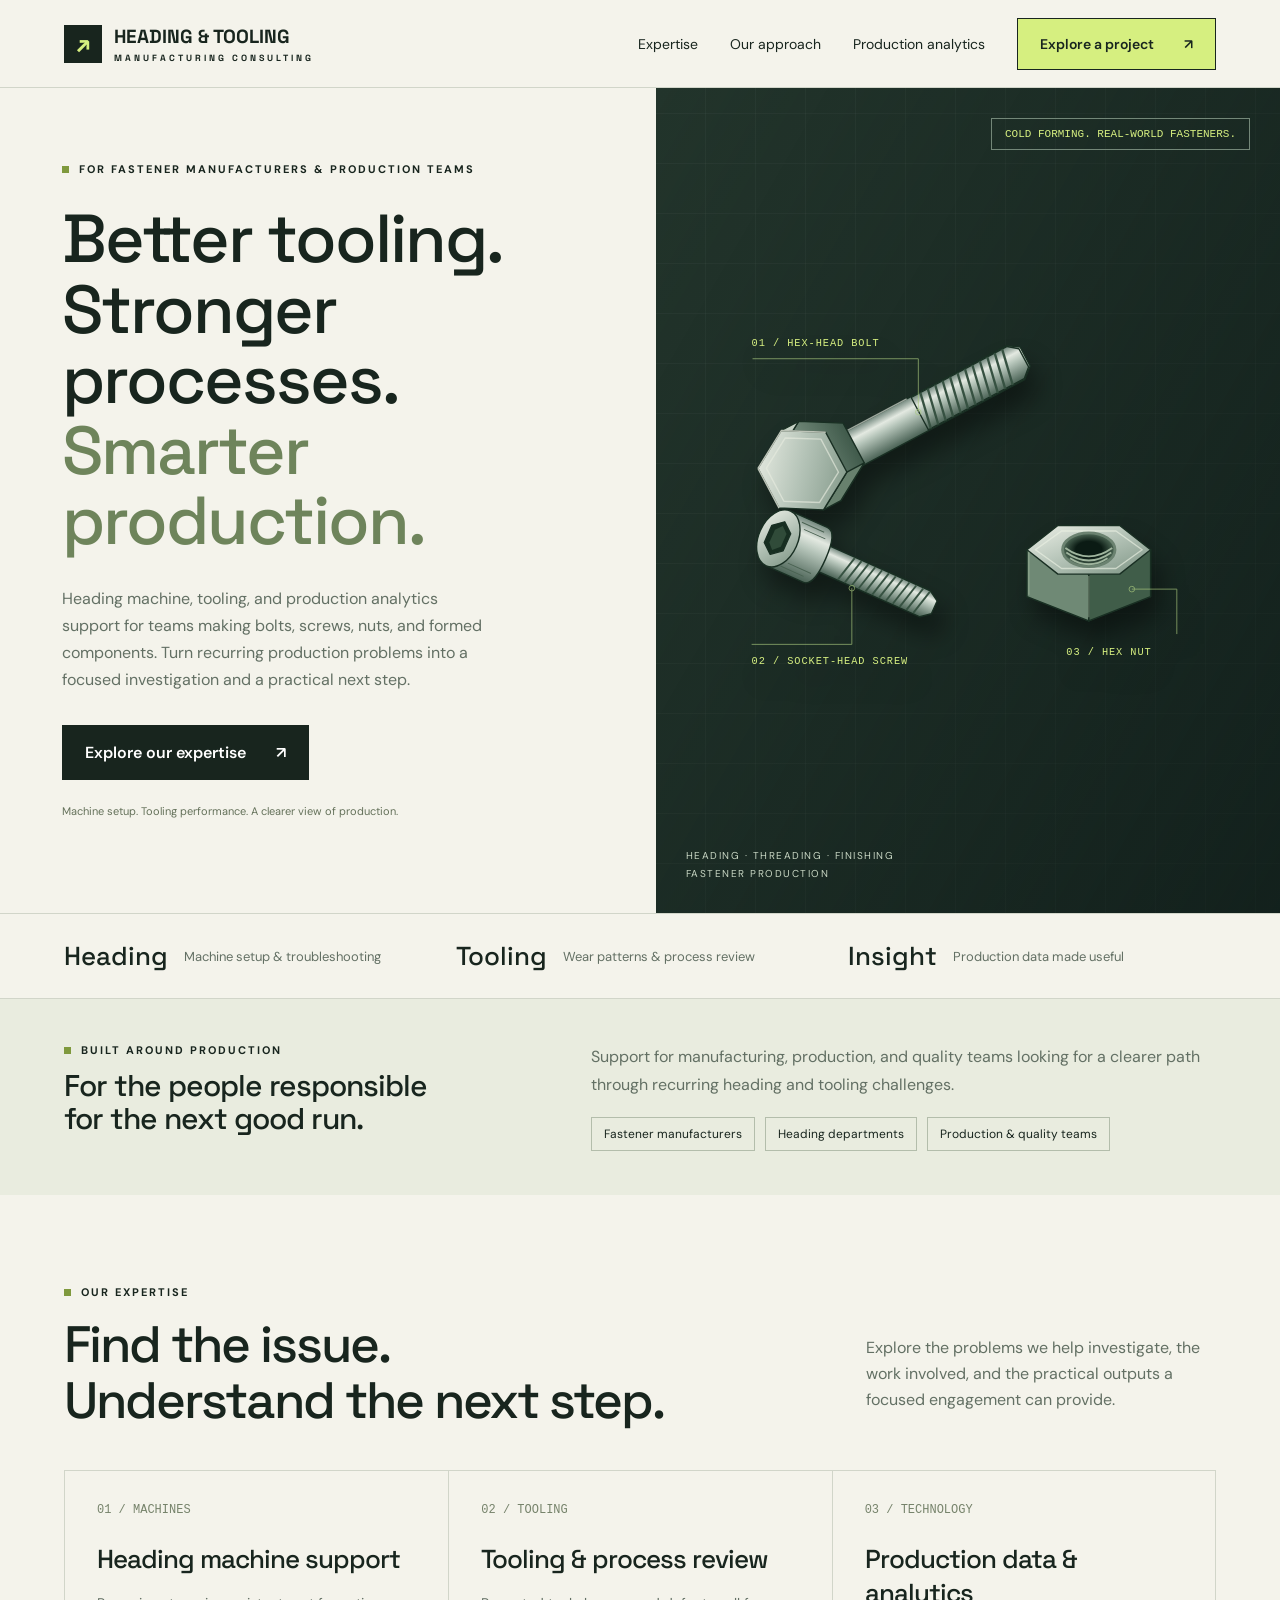
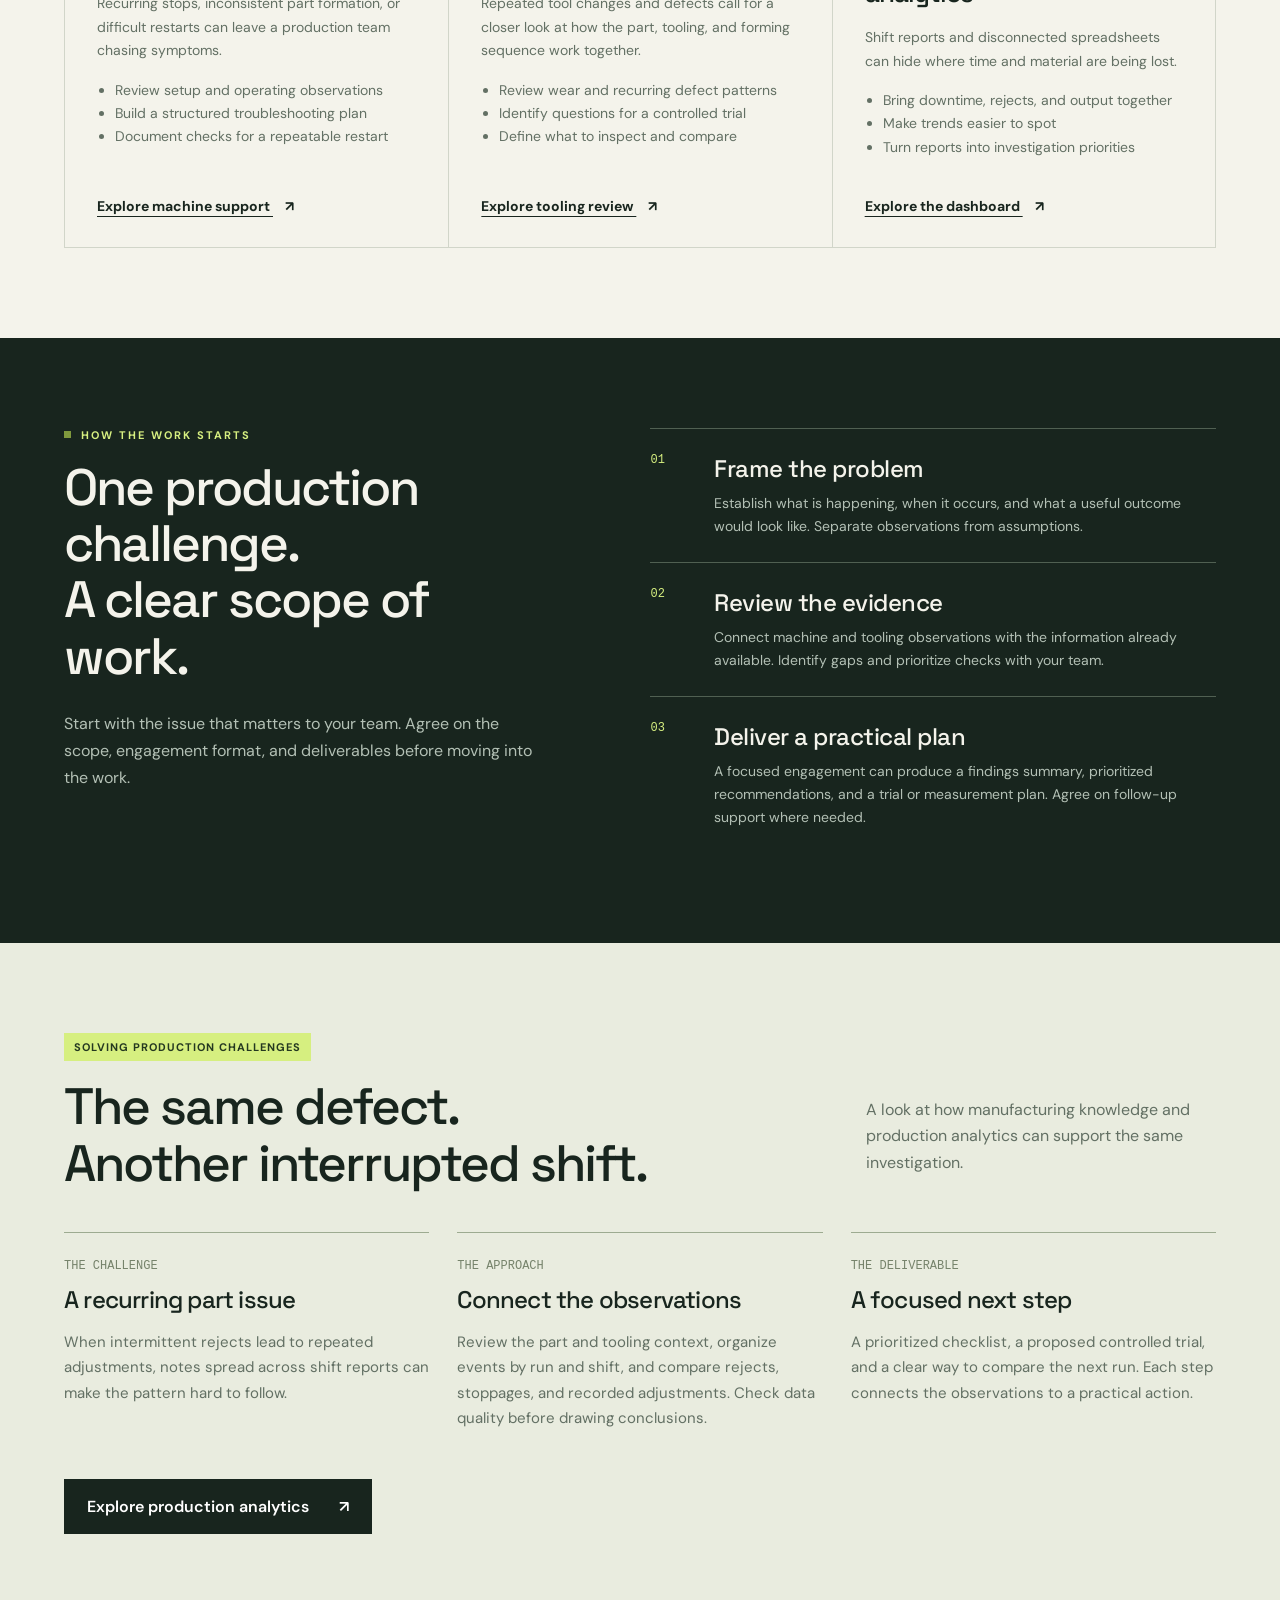
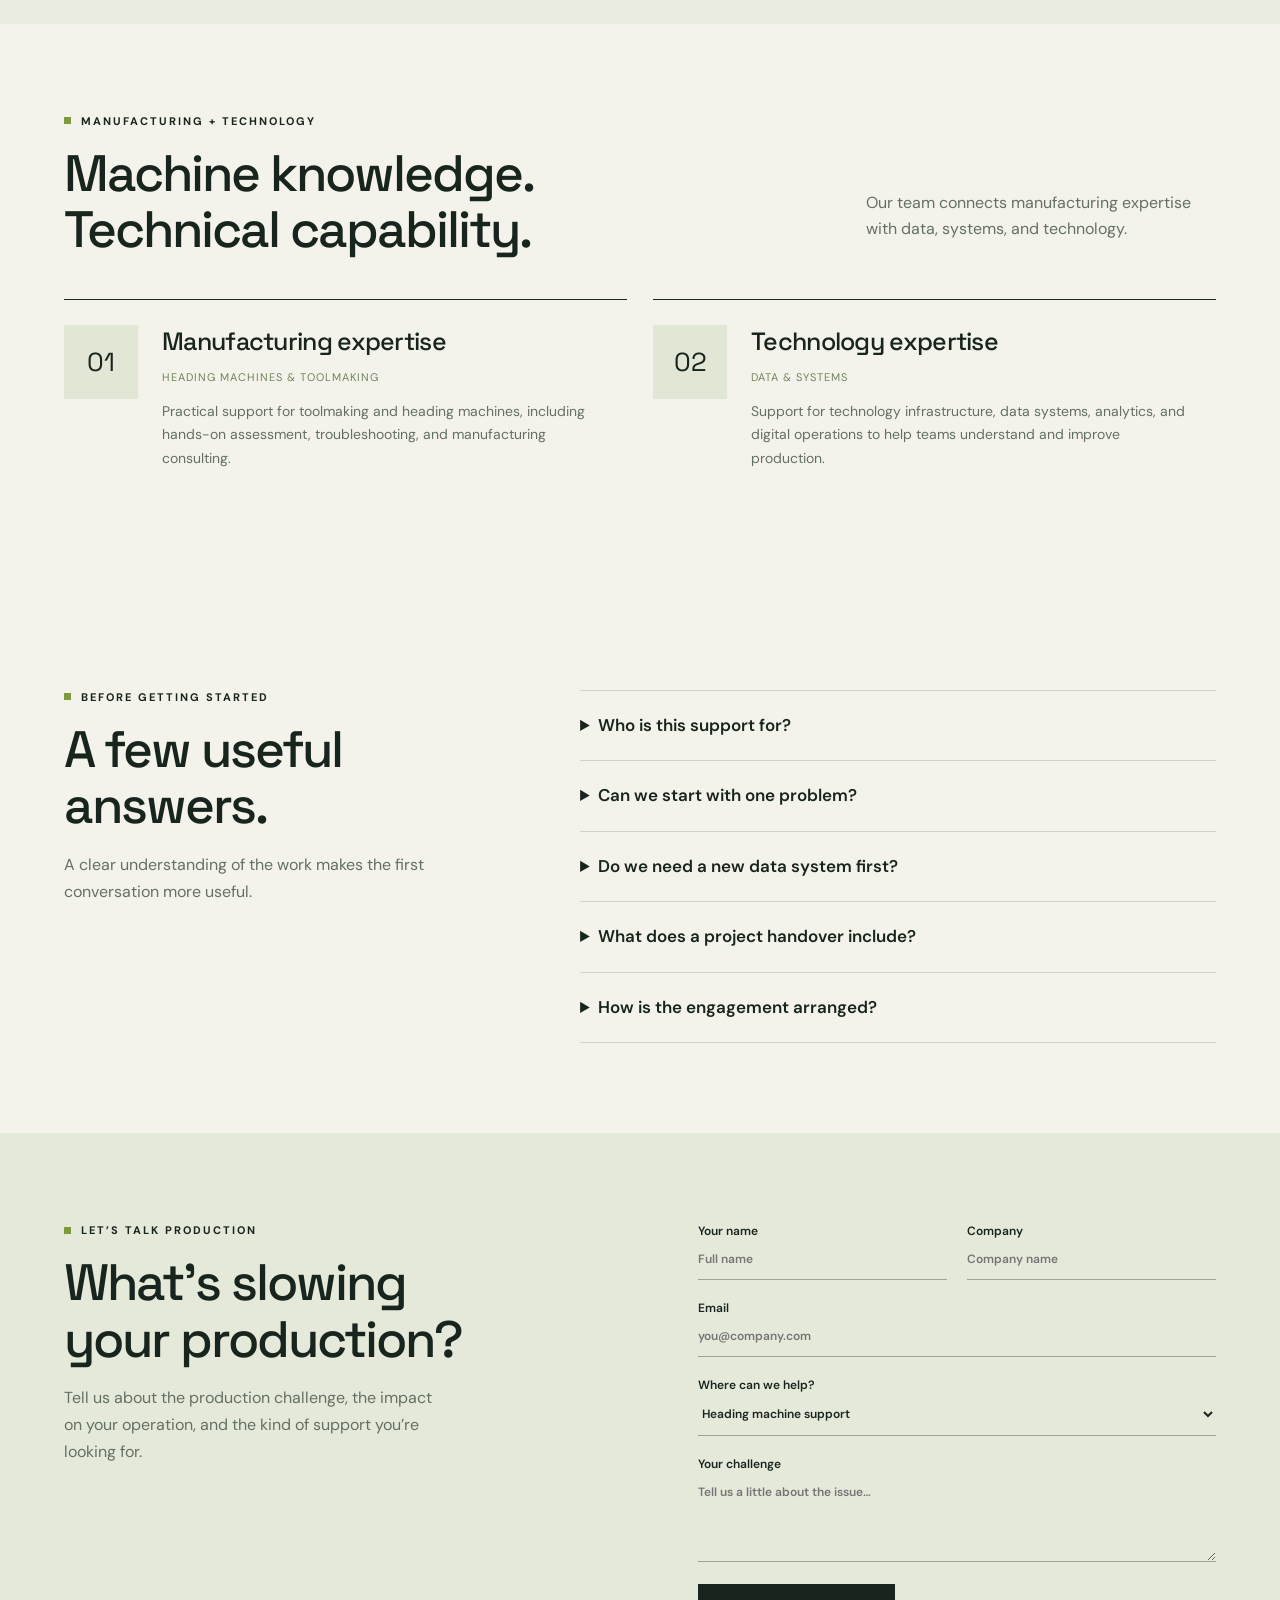
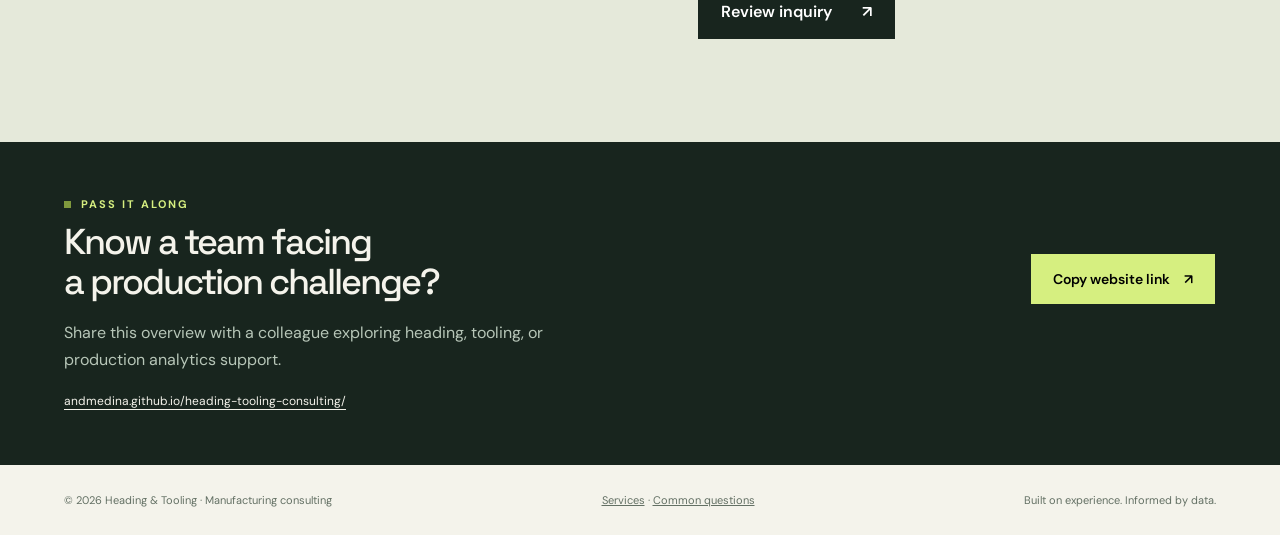
<file: index.html>
<!doctype html>
<html lang="en"><head><meta charset="utf-8"><meta name="viewport" content="width=device-width, initial-scale=1">
<title>Heading, tooling & production analytics | Heading &amp; Tooling</title><meta name="description" content="Practical consulting for fastener manufacturers: heading machine support, tooling review, and production analytics. Explore our services and production analytics.">
<link rel="canonical" href="https://andmedina.github.io/heading-tooling-consulting/"><meta property="og:type" content="website"><meta property="og:title" content="Heading, tooling & production analytics | Heading &amp; Tooling"><meta property="og:description" content="Practical consulting for fastener manufacturers: heading machine support, tooling review, and production analytics. Explore our services and production analytics."><meta property="og:url" content="https://andmedina.github.io/heading-tooling-consulting/"><meta property="og:image" content="https://andmedina.github.io/heading-tooling-consulting/assets/share-card.png"><meta property="og:image:width" content="1200"><meta property="og:image:height" content="630"><meta property="og:image:alt" content="Heading and Tooling: manufacturing consulting for fastener production"><meta name="twitter:card" content="summary_large_image"><meta name="theme-color" content="#18251e"><link rel="icon" type="image/svg+xml" href="assets/favicon.svg"><link rel="stylesheet" href="assets/site.css"></head><body><a class="skip-link" href="#main">Skip to content</a><header><a class="brand" href="index.html" aria-label="Heading and Tooling home"><span class="mark" aria-hidden="true">↗</span><span>HEADING &amp; TOOLING<span style="display:block;font-size:9px;letter-spacing:3px;margin-top:3px">MANUFACTURING CONSULTING</span></span></a><nav aria-label="Main navigation"><a href="#services">Expertise</a><a href="#approach">Our approach</a><a href="data-analytics.html">Production analytics</a><a class="button" href="#contact">Explore a project <span aria-hidden="true">↗</span></a></nav></header><main id="main"><div class="hero"><div class="intro"><div class="eyebrow">For fastener manufacturers &amp; production teams</div><h1>Better tooling.<br>Stronger processes.<br><em>Smarter production.</em></h1><p>Heading machine, tooling, and production analytics support for teams making bolts, screws, nuts, and formed components. Turn recurring production problems into a focused investigation and a practical next step.</p><a class="button dark" href="#services">Explore our expertise <span>↗</span></a><p class="note" style="margin-top:22px">Machine setup. Tooling performance. A clearer view of production.</p></div><div class="hero-art" role="img" aria-label="Illustration of a hex-head bolt, socket-head screw, and hex nut, representing finished cold-formed fasteners"><div class="art-tag">COLD FORMING. REAL-WORLD FASTENERS.</div><svg class="technical" viewBox="0 0 600 500" xmlns="http://www.w3.org/2000/svg" aria-hidden="true">
<defs>
<linearGradient id="shaft" x1="0" y1="0" x2="0" y2="1"><stop stop-color="#71867c"/><stop offset=".26" stop-color="#e3e9e1"/><stop offset=".46" stop-color="#b7c6bb"/><stop offset="1" stop-color="#4a6255"/></linearGradient>
<linearGradient id="head" x1="0" y1="0" x2="1" y2="1"><stop stop-color="#eef1e8"/><stop offset=".5" stop-color="#b3c2b6"/><stop offset="1" stop-color="#7c9383"/></linearGradient>
<linearGradient id="side"><stop stop-color="#8ea594"/><stop offset="1" stop-color="#405a4b"/></linearGradient>
<radialGradient id="bore"><stop offset=".5" stop-color="#0b1b14"/><stop offset="1" stop-color="#506b58"/></radialGradient>
</defs>
<g stroke="#192f23" stroke-width="1.5" stroke-linejoin="round">
<!-- Hex-head bolt: headed geometry, smooth shank, and rolled thread section. -->
<g transform="translate(0 -18) rotate(-28 247 177)">
<path d="M151 156H365L377 164V187L365 197H151Z" fill="url(#shaft)"/>
<path d="M249 157H365L375 165V187L365 196H249Z" fill="url(#shaft)"/>
<g fill="none" stroke="#365141" stroke-width="2.5"><path d="M260 157l-8 39"/><path d="M269 157l-8 39"/><path d="M278 157l-8 39"/><path d="M287 157l-8 39"/><path d="M296 157l-8 39"/><path d="M305 157l-8 39"/><path d="M314 157l-8 39"/><path d="M323 157l-8 39"/><path d="M332 157l-8 39"/><path d="M341 157l-8 39"/><path d="M350 157l-8 39"/><path d="M359 157l-8 39"/></g>
<path d="M157 156H244" stroke="#f4f6ed" stroke-opacity=".6"/>
<path d="M90 147L131 123 172 147V195L131 219 90 195Z" fill="url(#side)"/>
<path d="M69 147L110 123 131 123 90 147Z" fill="#c7d3c6"/>
<path d="M110 219L151 195 172 195 131 219Z" fill="#68816e"/>
<path d="M69 147L110 123 151 147V195L110 219 69 195Z" fill="url(#head)"/>
<path d="M77 151L110 132 143 151V191L110 210 77 191Z" fill="none" stroke="#e6ecdf" stroke-opacity=".65"/>
<path d="M69 147L110 123 151 147M69 147V195" fill="none" stroke="#f3f5e9" stroke-opacity=".75"/>
</g>
<!-- Socket-head cap screw. -->
<g transform="rotate(24 197 333)">
<path d="M125 320H260L271 327V342L261 350H125Z" fill="url(#shaft)"/>
<g fill="none" stroke="#365141" stroke-width="2"><path d="M172 321l-7 28"/><path d="M180 321l-7 28"/><path d="M188 321l-7 28"/><path d="M196 321l-7 28"/><path d="M204 321l-7 28"/><path d="M212 321l-7 28"/><path d="M220 321l-7 28"/><path d="M228 321l-7 28"/><path d="M236 321l-7 28"/><path d="M244 321l-7 28"/><path d="M252 321l-7 28"/><path d="M260 321l-7 28"/></g>
<path d="M88 303H132Q144 303 144 335Q144 367 132 367H88Z" fill="url(#shaft)"/>
<ellipse cx="89" cy="335" rx="21" ry="32" fill="url(#head)"/>
<path d="M88 316L99 325V345L88 354L77 345V325Z" fill="#172e21"/>
<path d="M88 321L95 327V342L88 349L82 343V328Z" fill="#304b39" stroke="none"/>
<path d="M105 309H131M110 315H135M109 355H136M103 361H130" fill="none" stroke="#4a6252" stroke-width="1"/>
</g>
<!-- Hex nut: six external flats and an internally threaded bore. -->
<g transform="translate(429 326)">
<path d="M-66-23L0-48 66-23V27L0 53-66 27Z" fill="url(#side)"/>
<path d="M-66-23L0 3V53L-66 27Z" fill="#6f8975"/>
<path d="M0 3L66-23V27L0 53Z" fill="#405d49"/>
<path d="M-66-23L-33-49 33-49 66-23 33 3H-33Z" fill="url(#head)"/>
<path d="M-57-23L-29-43H29L57-23 29-3H-29Z" fill="none" stroke="#ecf1e4" stroke-opacity=".65"/>
<ellipse cx="0" cy="-23" rx="28" ry="18" fill="url(#bore)" stroke="#6b8270" stroke-width="3"/>
<path d="M-25-25Q0-7 25-25M-24-20Q0-3 24-20M-20-14Q0-1 20-14" fill="none" stroke="#a0b59e" stroke-width="2"/>
<path d="M0 5V49M-64-21V25" stroke="#aec0a7" stroke-opacity=".45"/>
</g>
</g>
<g fill="none" stroke="#a9c87d" stroke-width="1" opacity=".7"><path d="M247 156V99H70"/><circle cx="247" cy="156" r="3"/><path d="M176 344V404H69"/><circle cx="176" cy="344" r="3"/><path d="M475 345H523V393"/><circle cx="475" cy="345" r="3"/></g>
<g fill="#d6ef80" font-family="monospace" font-size="11" letter-spacing="1"><text x="69" y="85">01 / HEX-HEAD BOLT</text><text x="69" y="425">02 / SOCKET-HEAD SCREW</text><text x="405" y="415">03 / HEX NUT</text></g>
</svg><div class="art-label">HEADING · THREADING · FINISHING<br>FASTENER PRODUCTION</div></div></div><div class="strip"><div><b>Heading</b><span>Machine setup &amp; troubleshooting</span></div><div><b>Tooling</b><span>Wear patterns &amp; process review</span></div><div><b>Insight</b><span>Production data made useful</span></div></div><section class="audience" aria-labelledby="audience-title"><div><div class="eyebrow">Built around production</div><h2 id="audience-title">For the people responsible<br>for the next good run.</h2></div><div><p>Support for manufacturing, production, and quality teams looking for a clearer path through recurring heading and tooling challenges.</p><div class="pill-row"><span class="pill">Fastener manufacturers</span><span class="pill">Heading departments</span><span class="pill">Production &amp; quality teams</span></div></div></section><section id="services"><div class="section-top"><div><div class="eyebrow">Our expertise</div><h2>Find the issue.<br>Understand the next step.</h2></div><p>Explore the problems we help investigate, the work involved, and the practical outputs a focused engagement can provide.</p></div><div class="services">
<article class="service"><span class="num">01 / MACHINES</span><h3>Heading machine support</h3><p>Recurring stops, inconsistent part formation, or difficult restarts can leave a production team chasing symptoms.</p><ul><li>Review setup and operating observations</li><li>Build a structured troubleshooting plan</li><li>Document checks for a repeatable restart</li></ul><a class="text-link" href="heading-support.html">Explore machine support <span aria-hidden="true">↗</span></a></article>
<article class="service"><span class="num">02 / TOOLING</span><h3>Tooling &amp; process review</h3><p>Repeated tool changes and defects call for a closer look at how the part, tooling, and forming sequence work together.</p><ul><li>Review wear and recurring defect patterns</li><li>Identify questions for a controlled trial</li><li>Define what to inspect and compare</li></ul><a class="text-link" href="tooling-review.html">Explore tooling review <span aria-hidden="true">↗</span></a></article>
<article class="service"><span class="num">03 / TECHNOLOGY</span><h3>Production data &amp; analytics</h3><p>Shift reports and disconnected spreadsheets can hide where time and material are being lost.</p><ul><li>Bring downtime, rejects, and output together</li><li>Make trends easier to spot</li><li>Turn reports into investigation priorities</li></ul><a class="text-link" href="data-analytics.html">Explore the dashboard <span aria-hidden="true">↗</span></a></article>
</div></section><section class="process" id="approach"><div><div class="eyebrow">How the work starts</div><h2>One production challenge.<br>A clear scope of work.</h2><p style="color:#b3c0b5;line-height:1.7;margin-top:25px">Start with the issue that matters to your team. Agree on the scope, engagement format, and deliverables before moving into the work.</p></div><div class="steps"><article><span class="num">01</span><div><h3>Frame the problem</h3><p>Establish what is happening, when it occurs, and what a useful outcome would look like. Separate observations from assumptions.</p></div></article><article><span class="num">02</span><div><h3>Review the evidence</h3><p>Connect machine and tooling observations with the information already available. Identify gaps and prioritize checks with your team.</p></div></article><article><span class="num">03</span><div><h3>Deliver a practical plan</h3><p>A focused engagement can produce a findings summary, prioritized recommendations, and a trial or measurement plan. Agree on follow-up support where needed.</p></div></article></div></section><section class="example" id="example"><span class="badge">Solving production challenges</span><div class="section-top"><div><h2>The same defect.<br>Another interrupted shift.</h2></div><p>A look at how manufacturing knowledge and production analytics can support the same investigation.</p></div><div class="example-grid"><article><span class="num">THE CHALLENGE</span><h3>A recurring part issue</h3><p>When intermittent rejects lead to repeated adjustments, notes spread across shift reports can make the pattern hard to follow.</p></article><article><span class="num">THE APPROACH</span><h3>Connect the observations</h3><p>Review the part and tooling context, organize events by run and shift, and compare rejects, stoppages, and recorded adjustments. Check data quality before drawing conclusions.</p></article><article><span class="num">THE DELIVERABLE</span><h3>A focused next step</h3><p>A prioritized checklist, a proposed controlled trial, and a clear way to compare the next run. Each step connects the observations to a practical action.</p></article></div><a class="button dark" href="data-analytics.html#dashboard">Explore production analytics <span aria-hidden="true">↗</span></a></section><section id="team"><div class="section-top"><div><div class="eyebrow">Manufacturing + technology</div><h2>Machine knowledge.<br>Technical capability.</h2></div><p>Our team connects manufacturing expertise with data, systems, and technology.</p></div><div class="team-grid"><article class="person"><div class="avatar" aria-hidden="true">01</div><div><h3>Manufacturing expertise</h3><span class="role">Heading machines & toolmaking</span><p>Practical support for toolmaking and heading machines, including hands-on assessment, troubleshooting, and manufacturing consulting.</p></div></article><article class="person"><div class="avatar" aria-hidden="true">02</div><div><h3>Technology expertise</h3><span class="role">Data & systems</span><p>Support for technology infrastructure, data systems, analytics, and digital operations to help teams understand and improve production.</p></div></article></div></section><section id="faq"><div class="faq-grid"><div><div class="eyebrow">Before getting started</div><h2>A few useful<br>answers.</h2><p class="section-note">A clear understanding of the work makes the first conversation more useful.</p></div><div>
<details><summary>Who is this support for?</summary><p>Fastener manufacturers, heading departments, and production teams working with bolts, screws, nuts, and formed components. The fit depends on the machine, part, challenge, and scope.</p></details>
<details><summary>Can we start with one problem?</summary><p>Yes. A focused setup issue, tooling concern, or reporting gap is a useful starting point. Scope and deliverables are agreed around that problem before work begins.</p></details>
<details><summary>Do we need a new data system first?</summary><p>No. An analytics discussion can start with the reports or spreadsheets you already use. The first step is understanding which questions they can answer and where information is missing.</p></details>
<details><summary>What does a project handover include?</summary><p>A clear summary of the findings, prioritized next steps, and the agreed supporting materials—such as a trial plan, setup checklist, or reporting workflow. The goal is to give your team something practical to use.</p></details>
<details><summary>How is the engagement arranged?</summary><p>The working format, access requirements, schedule, and deliverables are agreed with your team for the specific project before work begins.</p></details>

</div></div></section><section class="contact" id="contact"><div><div class="eyebrow">Let’s talk production</div><h2>What’s slowing<br>your production?</h2><p>Tell us about the production challenge, the impact on your operation, and the kind of support you’re looking for.</p></div><form id="inquiry"><div class="form-grid"><label>Your name<input name="name" autocomplete="name" required placeholder="Full name"></label><label>Company<input name="company" autocomplete="organization" required placeholder="Company name"></label><label class="full">Email<input name="email" type="email" autocomplete="email" required placeholder="you@company.com"></label><label class="full">Where can we help?<select name="service"><option>Heading machine support</option><option>Tooling & process review</option><option>Production data & systems</option><option>Something else</option></select></label><label class="full">Your challenge<textarea name="challenge" required placeholder="Tell us a little about the issue…"></textarea></label></div><button class="button dark" type="submit">Review inquiry <span>↗</span></button><p id="status" aria-live="polite"></p><div class="inquiry-preview" id="inquiry-preview" hidden><h3>Your project inquiry</h3><pre id="inquiry-text"></pre><button type="button" class="text-link edit-inquiry" id="edit-inquiry">Edit details</button></div></form></section><section class="share" id="share"><div><div class="eyebrow">Pass it along</div><h2>Know a team facing<br>a production challenge?</h2><p>Share this overview with a colleague exploring heading, tooling, or production analytics support.</p><a class="share-url" href="https://andmedina.github.io/heading-tooling-consulting/">andmedina.github.io/heading-tooling-consulting/</a></div><div><div class="share-actions"><button class="button" type="button" id="copy-link">Copy website link <span aria-hidden="true">↗</span></button></div><p class="share-status" id="share-status" role="status"></p></div></section></main><footer><span>© 2026 Heading &amp; Tooling · Manufacturing consulting</span><span><a href="index.html#services">Services</a> · <a href="index.html#faq">Common questions</a></span><span>Built on experience. Informed by data.</span></footer><script>document.querySelector('#inquiry').addEventListener('submit',e=>{e.preventDefault();const d=new FormData(e.target);document.querySelector('#inquiry-text').textContent=['Name: '+d.get('name'),'Company: '+d.get('company'),'Email: '+d.get('email'),'Service: '+d.get('service'),'','Challenge:',d.get('challenge')].join('\n');document.querySelector('#inquiry-preview').hidden=false;document.querySelector('#status').textContent='Your project inquiry is ready. No message has been sent.'});
document.querySelector('#edit-inquiry').addEventListener('click',()=>{document.querySelector('#inquiry-preview').hidden=true;document.querySelector('#status').textContent='';document.querySelector('#inquiry input').focus()});
document.querySelector('#copy-link').addEventListener('click',async()=>{const status=document.querySelector('#share-status');try{await navigator.clipboard.writeText('https://andmedina.github.io/heading-tooling-consulting/');status.textContent='Link copied. Ready to share.'}catch{status.textContent='Copy the website address shown here to share it.'}});</script></body></html>
</file>
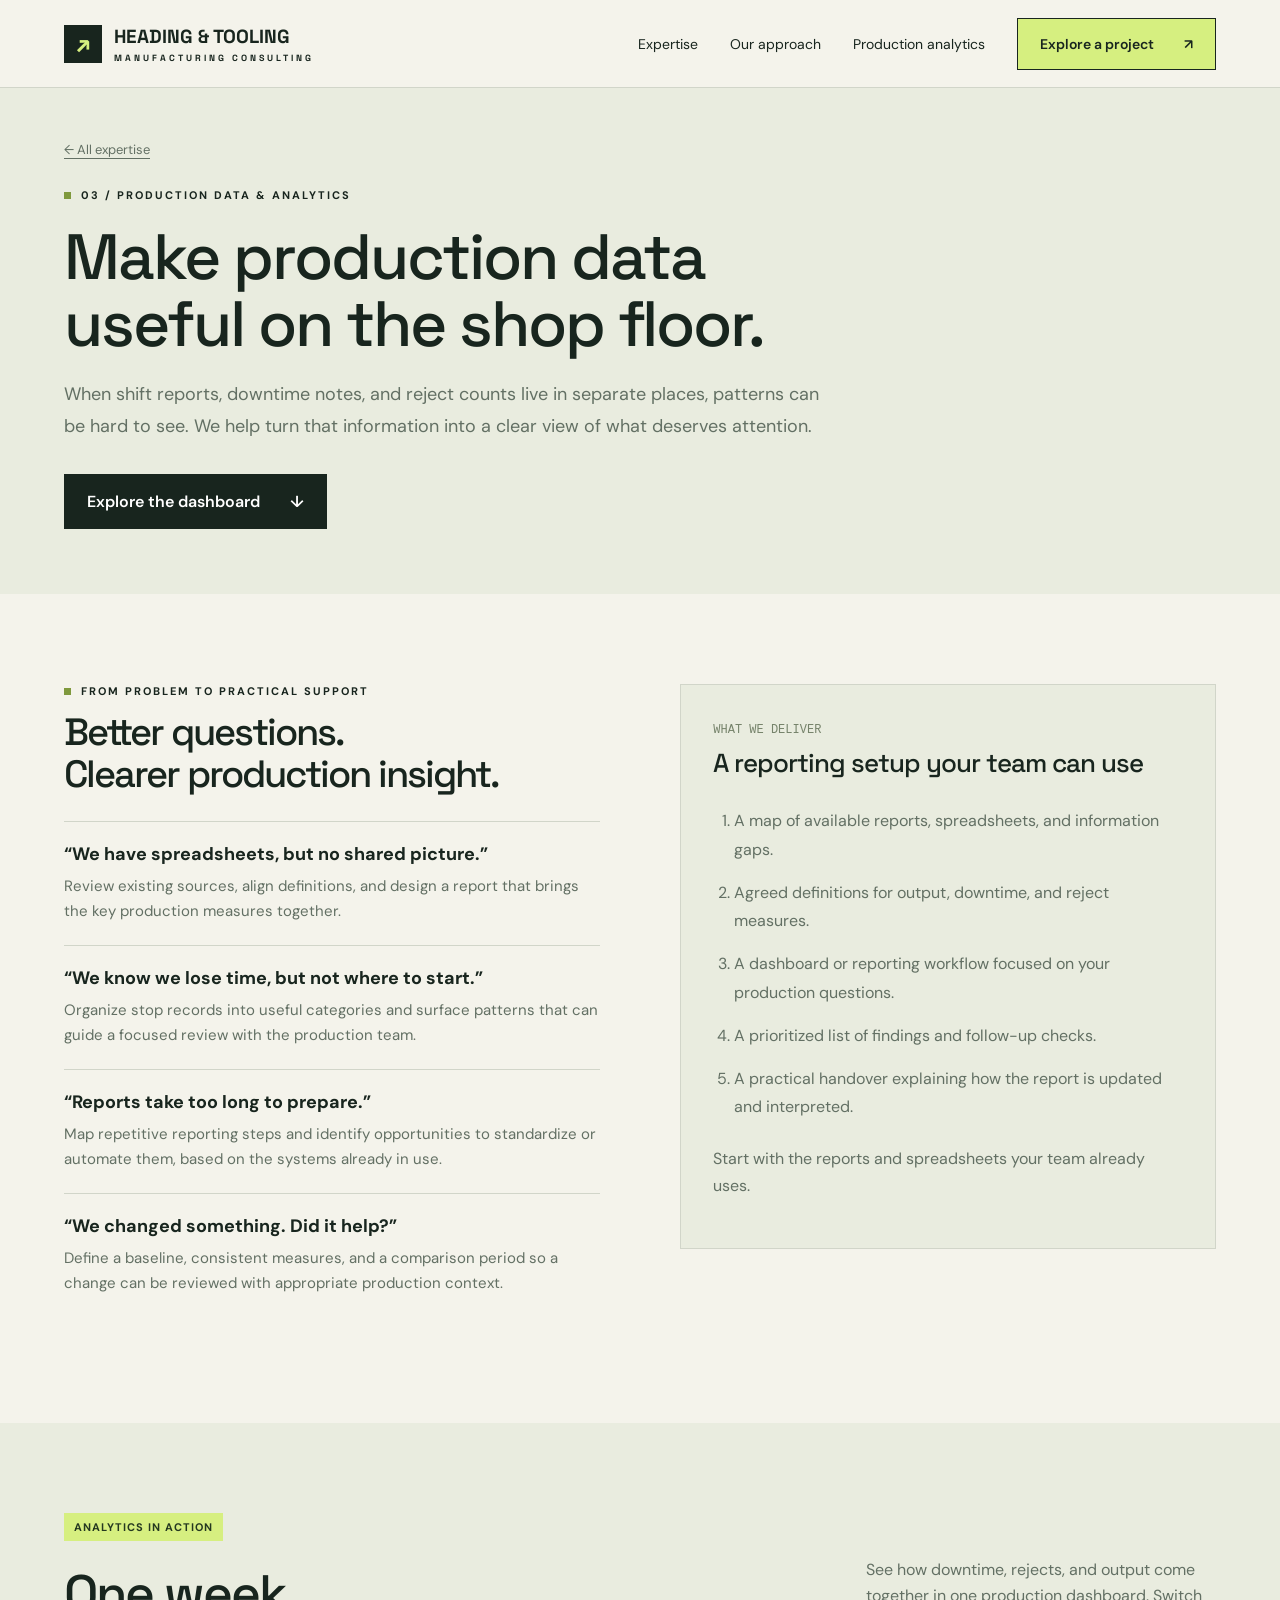
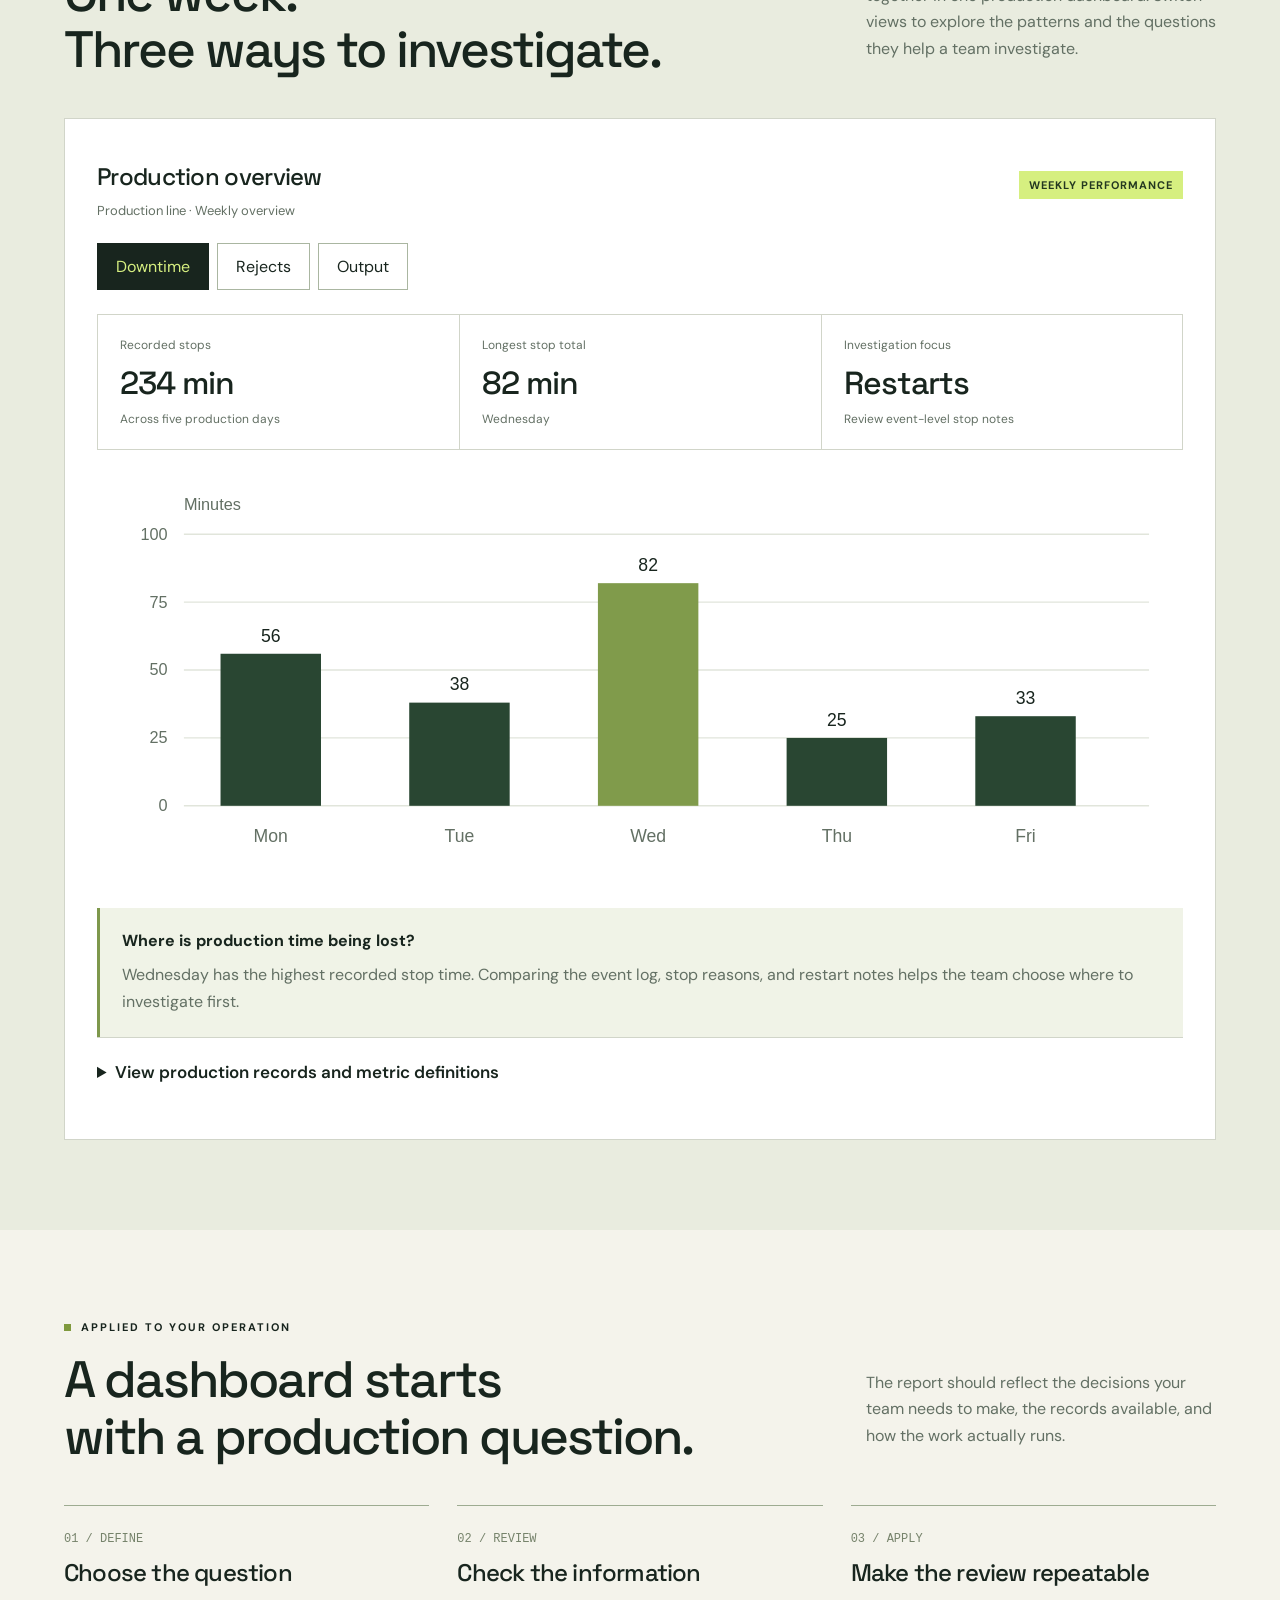
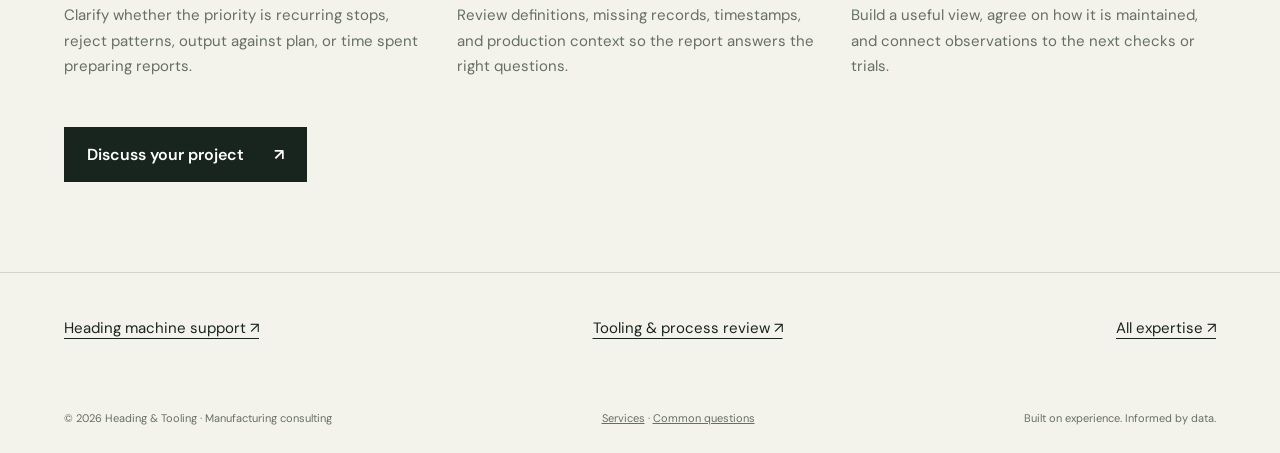
<file: data-analytics.html>
<!doctype html>
<html lang="en"><head><meta charset="utf-8"><meta name="viewport" content="width=device-width, initial-scale=1">
<title>Production data & analytics | Heading &amp; Tooling</title><meta name="description" content="See how downtime, rejects, and production output can become clearer investigation priorities. Explore an interactive production dashboard.">
<link rel="canonical" href="https://andmedina.github.io/heading-tooling-consulting/data-analytics.html"><meta property="og:type" content="website"><meta property="og:title" content="Production data & analytics | Heading &amp; Tooling"><meta property="og:description" content="See how downtime, rejects, and production output can become clearer investigation priorities. Explore an interactive production dashboard."><meta property="og:url" content="https://andmedina.github.io/heading-tooling-consulting/data-analytics.html"><meta property="og:image" content="https://andmedina.github.io/heading-tooling-consulting/assets/share-card.png"><meta property="og:image:width" content="1200"><meta property="og:image:height" content="630"><meta property="og:image:alt" content="Heading and Tooling: manufacturing consulting for fastener production"><meta name="twitter:card" content="summary_large_image"><meta name="theme-color" content="#18251e"><link rel="icon" type="image/svg+xml" href="assets/favicon.svg"><link rel="stylesheet" href="assets/site.css"></head><body><a class="skip-link" href="#main">Skip to content</a><header><a class="brand" href="index.html" aria-label="Heading and Tooling home"><span class="mark" aria-hidden="true">↗</span><span>HEADING &amp; TOOLING<span style="display:block;font-size:9px;letter-spacing:3px;margin-top:3px">MANUFACTURING CONSULTING</span></span></a><nav aria-label="Main navigation"><a href="index.html#services">Expertise</a><a href="index.html#approach">Our approach</a><a href="data-analytics.html">Production analytics</a><a class="button" href="index.html#contact">Explore a project <span aria-hidden="true">↗</span></a></nav></header><main id="main"><div class="detail-hero"><a class="breadcrumb" href="index.html#services">← All expertise</a><div class="eyebrow">03 / Production data &amp; analytics</div><h1>Make production data<br>useful on the shop floor.</h1><p class="lead">When shift reports, downtime notes, and reject counts live in separate places, patterns can be hard to see. We help turn that information into a clear view of what deserves attention.</p><a class="button dark" href="#dashboard">Explore the dashboard <span aria-hidden="true">↓</span></a></div><section><div class="detail-grid"><div><div class="eyebrow">From problem to practical support</div><h2>Better questions.<br>Clearer production insight.</h2><ul class="problem-list"><li><strong>“We have spreadsheets, but no shared picture.”</strong><span>Review existing sources, align definitions, and design a report that brings the key production measures together.</span></li><li><strong>“We know we lose time, but not where to start.”</strong><span>Organize stop records into useful categories and surface patterns that can guide a focused review with the production team.</span></li><li><strong>“Reports take too long to prepare.”</strong><span>Map repetitive reporting steps and identify opportunities to standardize or automate them, based on the systems already in use.</span></li><li><strong>“We changed something. Did it help?”</strong><span>Define a baseline, consistent measures, and a comparison period so a change can be reviewed with appropriate production context.</span></li></ul></div><aside class="deliverable"><span class="num">WHAT WE DELIVER</span><h3>A reporting setup your team can use</h3><ol><li>A map of available reports, spreadsheets, and information gaps.</li><li>Agreed definitions for output, downtime, and reject measures.</li><li>A dashboard or reporting workflow focused on your production questions.</li><li>A prioritized list of findings and follow-up checks.</li><li>A practical handover explaining how the report is updated and interpreted.</li></ol><p class="section-note">Start with the reports and spreadsheets your team already uses.</p></aside></div></section><section class="example" id="dashboard"><span class="badge">Analytics in action</span><div class="section-top"><div><h2>One week.<br>Three ways to investigate.</h2></div><p>See how downtime, rejects, and output come together in one production dashboard. Switch views to explore the patterns and the questions they help a team investigate.</p></div><!-- Presentation dashboard: synthetic production data; no live connection. --><div class="dashboard"><div class="dashboard-top"><div><h3>Production overview</h3><p>Production line · Weekly overview</p></div><span class="badge">Weekly performance</span></div><div class="metric-buttons" role="group" aria-label="Choose a production metric"><button id="button-downtime" aria-pressed="true" aria-controls="panel-downtime" data-metric="downtime">Downtime</button><button id="button-quality" aria-pressed="false" aria-controls="panel-quality" data-metric="quality">Rejects</button><button id="button-output" aria-pressed="false" aria-controls="panel-output" data-metric="output">Output</button></div><div id="panel-downtime" class="metric-panel" role="region" aria-labelledby="button-downtime" ><div class="metrics"><div class="metric"><span>Recorded stops</span><strong>234 min</strong><small>Across five production days</small></div><div class="metric"><span>Longest stop total</span><strong>82 min</strong><small>Wednesday</small></div><div class="metric"><span>Investigation focus</span><strong>Restarts</strong><small>Review event-level stop notes</small></div></div><svg class="chart" viewBox="0 0 800 300" xmlns="http://www.w3.org/2000/svg" role="img" aria-label="Daily downtime: Monday 56, Tuesday 38, Wednesday 82, Thursday 25, Friday 33 minutes."><title>Daily downtime: Monday 56, Tuesday 38, Wednesday 82, Thursday 25, Friday 33 minutes.</title><path d="M64 240H775" stroke="#e1e5db"/><text x="52" y="244" text-anchor="end" font-family="Arial" font-size="12" fill="#637064">0</text><path d="M64 190H775" stroke="#e1e5db"/><text x="52" y="194" text-anchor="end" font-family="Arial" font-size="12" fill="#637064">25</text><path d="M64 140H775" stroke="#e1e5db"/><text x="52" y="144" text-anchor="end" font-family="Arial" font-size="12" fill="#637064">50</text><path d="M64 90H775" stroke="#e1e5db"/><text x="52" y="94" text-anchor="end" font-family="Arial" font-size="12" fill="#637064">75</text><path d="M64 40H775" stroke="#e1e5db"/><text x="52" y="44" text-anchor="end" font-family="Arial" font-size="12" fill="#637064">100</text><rect x="91" y="128.00" width="74" height="112.00" fill="#294632"/><text x="128" y="119.00" text-anchor="middle" font-family="Arial" font-size="13" fill="#18251e">56</text><text x="128" y="267" text-anchor="middle" font-family="Arial" font-size="13" fill="#637064">Mon</text><rect x="230" y="164.00" width="74" height="76.00" fill="#294632"/><text x="267" y="155.00" text-anchor="middle" font-family="Arial" font-size="13" fill="#18251e">38</text><text x="267" y="267" text-anchor="middle" font-family="Arial" font-size="13" fill="#637064">Tue</text><rect x="369" y="76.00" width="74" height="164.00" fill="#809b4b"/><text x="406" y="67.00" text-anchor="middle" font-family="Arial" font-size="13" fill="#18251e">82</text><text x="406" y="267" text-anchor="middle" font-family="Arial" font-size="13" fill="#637064">Wed</text><rect x="508" y="190.00" width="74" height="50.00" fill="#294632"/><text x="545" y="181.00" text-anchor="middle" font-family="Arial" font-size="13" fill="#18251e">25</text><text x="545" y="267" text-anchor="middle" font-family="Arial" font-size="13" fill="#637064">Thu</text><rect x="647" y="174.00" width="74" height="66.00" fill="#294632"/><text x="684" y="165.00" text-anchor="middle" font-family="Arial" font-size="13" fill="#18251e">33</text><text x="684" y="267" text-anchor="middle" font-family="Arial" font-size="13" fill="#637064">Fri</text><text x="64" y="22" font-family="Arial" font-size="12" fill="#637064">Minutes</text></svg><div class="insight"><h4>Where is production time being lost?</h4><p>Wednesday has the highest recorded stop time. Comparing the event log, stop reasons, and restart notes helps the team choose where to investigate first.</p></div></div><div id="panel-quality" class="metric-panel" role="region" aria-labelledby="button-quality" hidden><div class="metrics"><div class="metric"><span>Rejected units</span><strong>1,917</strong><small>Out of 108,600 produced</small></div><div class="metric"><span>Overall rejection rate</span><strong>1.77%</strong><small>Rejected units ÷ produced units</small></div><div class="metric"><span>Highest daily rate</span><strong>3.0%</strong><small>Wednesday</small></div></div><svg class="chart" viewBox="0 0 800 300" xmlns="http://www.w3.org/2000/svg" role="img" aria-label="Daily rejection rates: Monday 2.0%, Tuesday 1.5%, Wednesday 3.0%, Thursday 1.0%, Friday 1.5%."><title>Daily rejection rates: Monday 2.0%, Tuesday 1.5%, Wednesday 3.0%, Thursday 1.0%, Friday 1.5%.</title><path d="M64 240H775" stroke="#e1e5db"/><text x="52" y="244" text-anchor="end" font-family="Arial" font-size="12" fill="#637064">0</text><path d="M64 190H775" stroke="#e1e5db"/><text x="52" y="194" text-anchor="end" font-family="Arial" font-size="12" fill="#637064">1</text><path d="M64 140H775" stroke="#e1e5db"/><text x="52" y="144" text-anchor="end" font-family="Arial" font-size="12" fill="#637064">2</text><path d="M64 90H775" stroke="#e1e5db"/><text x="52" y="94" text-anchor="end" font-family="Arial" font-size="12" fill="#637064">3</text><path d="M64 40H775" stroke="#e1e5db"/><text x="52" y="44" text-anchor="end" font-family="Arial" font-size="12" fill="#637064">4</text><rect x="91" y="140.00" width="74" height="100.00" fill="#294632"/><text x="128" y="131.00" text-anchor="middle" font-family="Arial" font-size="13" fill="#18251e">2.0%</text><text x="128" y="267" text-anchor="middle" font-family="Arial" font-size="13" fill="#637064">Mon</text><rect x="230" y="165.11" width="74" height="74.89" fill="#294632"/><text x="267" y="156.11" text-anchor="middle" font-family="Arial" font-size="13" fill="#18251e">1.5%</text><text x="267" y="267" text-anchor="middle" font-family="Arial" font-size="13" fill="#637064">Tue</text><rect x="369" y="90.00" width="74" height="150.00" fill="#809b4b"/><text x="406" y="81.00" text-anchor="middle" font-family="Arial" font-size="13" fill="#18251e">3.0%</text><text x="406" y="267" text-anchor="middle" font-family="Arial" font-size="13" fill="#637064">Wed</text><rect x="508" y="190.00" width="74" height="50.00" fill="#294632"/><text x="545" y="181.00" text-anchor="middle" font-family="Arial" font-size="13" fill="#18251e">1.0%</text><text x="545" y="267" text-anchor="middle" font-family="Arial" font-size="13" fill="#637064">Thu</text><rect x="647" y="164.89" width="74" height="75.11" fill="#294632"/><text x="684" y="155.89" text-anchor="middle" font-family="Arial" font-size="13" fill="#18251e">1.5%</text><text x="684" y="267" text-anchor="middle" font-family="Arial" font-size="13" fill="#637064">Fri</text><text x="64" y="22" font-family="Arial" font-size="12" fill="#637064">%</text></svg><div class="insight"><h4>Which runs need a closer quality review?</h4><p>The highest rejection rate coincides with the longest stops. Review part mix, defect categories, and inspection consistency to understand whether those patterns are related.</p></div></div><div id="panel-output" class="metric-panel" role="region" aria-labelledby="button-output" hidden><div class="metrics"><div class="metric"><span>Produced units</span><strong>108,600</strong><small>Includes rejected units</small></div><div class="metric"><span>Plan attainment</span><strong>90.5%</strong><small>Against 120,000 planned units</small></div><div class="metric"><span>Gap to plan</span><strong>11,400</strong><small>Units below plan</small></div></div><svg class="chart" viewBox="0 0 800 300" xmlns="http://www.w3.org/2000/svg" role="img" aria-label="Daily production compared with a daily plan of 24000 units."><title>Daily production compared with a daily plan of 24000 units.</title><path d="M64 240H775" stroke="#e1e5db"/><text x="52" y="244" text-anchor="end" font-family="Arial" font-size="12" fill="#637064">0k</text><path d="M64 190H775" stroke="#e1e5db"/><text x="52" y="194" text-anchor="end" font-family="Arial" font-size="12" fill="#637064">7.5k</text><path d="M64 140H775" stroke="#e1e5db"/><text x="52" y="144" text-anchor="end" font-family="Arial" font-size="12" fill="#637064">15k</text><path d="M64 90H775" stroke="#e1e5db"/><text x="52" y="94" text-anchor="end" font-family="Arial" font-size="12" fill="#637064">22.5k</text><path d="M64 40H775" stroke="#e1e5db"/><text x="52" y="44" text-anchor="end" font-family="Arial" font-size="12" fill="#637064">30k</text><rect x="91" y="98.67" width="74" height="141.33" fill="#294632"/><text x="128" y="89.67" text-anchor="middle" font-family="Arial" font-size="13" fill="#18251e">21,200</text><text x="128" y="267" text-anchor="middle" font-family="Arial" font-size="13" fill="#637064">Mon</text><rect x="230" y="92.67" width="74" height="147.33" fill="#294632"/><text x="267" y="83.67" text-anchor="middle" font-family="Arial" font-size="13" fill="#18251e">22,100</text><text x="267" y="267" text-anchor="middle" font-family="Arial" font-size="13" fill="#637064">Tue</text><rect x="369" y="108.00" width="74" height="132.00" fill="#809b4b"/><text x="406" y="99.00" text-anchor="middle" font-family="Arial" font-size="13" fill="#18251e">19,800</text><text x="406" y="267" text-anchor="middle" font-family="Arial" font-size="13" fill="#637064">Wed</text><rect x="508" y="86.67" width="74" height="153.33" fill="#294632"/><text x="545" y="77.67" text-anchor="middle" font-family="Arial" font-size="13" fill="#18251e">23,000</text><text x="545" y="267" text-anchor="middle" font-family="Arial" font-size="13" fill="#637064">Thu</text><rect x="647" y="90.00" width="74" height="150.00" fill="#294632"/><text x="684" y="81.00" text-anchor="middle" font-family="Arial" font-size="13" fill="#18251e">22,500</text><text x="684" y="267" text-anchor="middle" font-family="Arial" font-size="13" fill="#637064">Fri</text><path d="M64 80.0H775" stroke="#8a6c37" stroke-dasharray="6 5" stroke-width="2"/><text x="775" y="72.0" text-anchor="end" font-family="Arial" font-size="12" fill="#765a2b">Daily plan: 24,000</text><text x="64" y="22" font-family="Arial" font-size="12" fill="#637064">Units</text></svg><div class="insight"><h4>How does actual output compare with the plan?</h4><p>Wednesday has the largest gap to the daily plan. Reviewing scheduled time, product mix, and downtime together helps the team put that gap in context.</p></div></div><details><summary>View production records and metric definitions</summary><div class="table-wrap"><table><caption>Production records behind the dashboard</caption><thead><tr><th scope="col">Day</th><th scope="col">Produced</th><th scope="col">Rejected</th><th scope="col">Stop minutes</th><th scope="col">Planned</th></tr></thead><tbody><tr><th scope="row">Mon</th><td>21,200</td><td>424</td><td>56</td><td>24,000</td></tr><tr><th scope="row">Tue</th><td>22,100</td><td>331</td><td>38</td><td>24,000</td></tr><tr><th scope="row">Wed</th><td>19,800</td><td>594</td><td>82</td><td>24,000</td></tr><tr><th scope="row">Thu</th><td>23,000</td><td>230</td><td>25</td><td>24,000</td></tr><tr><th scope="row">Fri</th><td>22,500</td><td>338</td><td>33</td><td>24,000</td></tr></tbody></table></div><p>Rejection rate = rejected units ÷ produced units. Plan attainment = produced units ÷ planned units. Produced units include rejects. Rates are rounded for display.</p></details><noscript><p>View the production records in the table above.</p></noscript></div></section><section><div class="section-top"><div><div class="eyebrow">Applied to your operation</div><h2>A dashboard starts<br>with a production question.</h2></div><p>The report should reflect the decisions your team needs to make, the records available, and how the work actually runs.</p></div><div class="example-grid"><article><span class="num">01 / DEFINE</span><h3>Choose the question</h3><p>Clarify whether the priority is recurring stops, reject patterns, output against plan, or time spent preparing reports.</p></article><article><span class="num">02 / REVIEW</span><h3>Check the information</h3><p>Review definitions, missing records, timestamps, and production context so the report answers the right questions.</p></article><article><span class="num">03 / APPLY</span><h3>Make the review repeatable</h3><p>Build a useful view, agree on how it is maintained, and connect observations to the next checks or trials.</p></article></div><a class="button dark" href="index.html#contact">Discuss your project <span aria-hidden="true">↗</span></a></section></main><nav class="related" aria-label="Related expertise"><a href="heading-support.html">Heading machine support ↗</a><a href="tooling-review.html">Tooling &amp; process review ↗</a><a href="index.html#services">All expertise ↗</a></nav><footer><span>© 2026 Heading &amp; Tooling · Manufacturing consulting</span><span><a href="index.html#services">Services</a> · <a href="index.html#faq">Common questions</a></span><span>Built on experience. Informed by data.</span></footer><script>document.querySelectorAll('[data-metric]').forEach(button=>{button.addEventListener('click',()=>{document.querySelectorAll('[data-metric]').forEach(item=>item.setAttribute('aria-pressed',String(item===button)));document.querySelectorAll('.metric-panel').forEach(panel=>{panel.hidden=panel.id!=='panel-'+button.dataset.metric})})});</script></body></html>
</file>
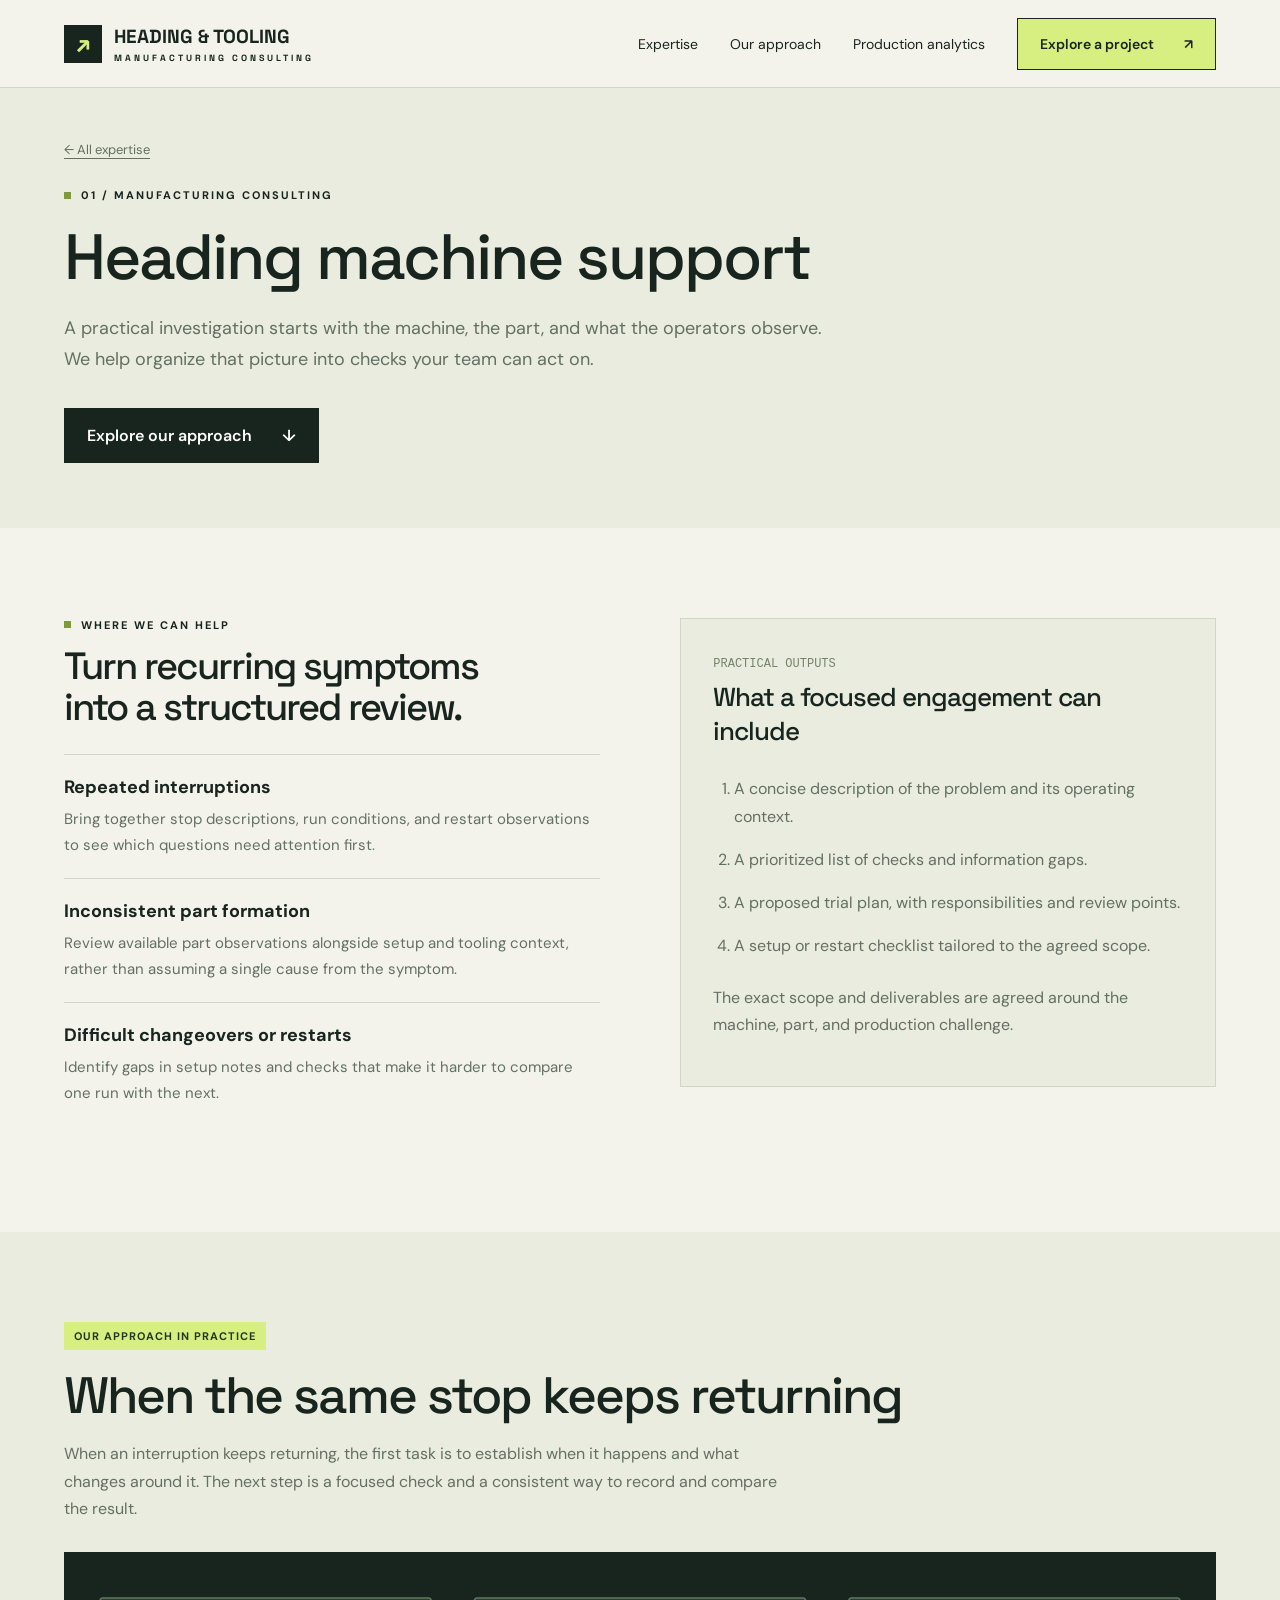
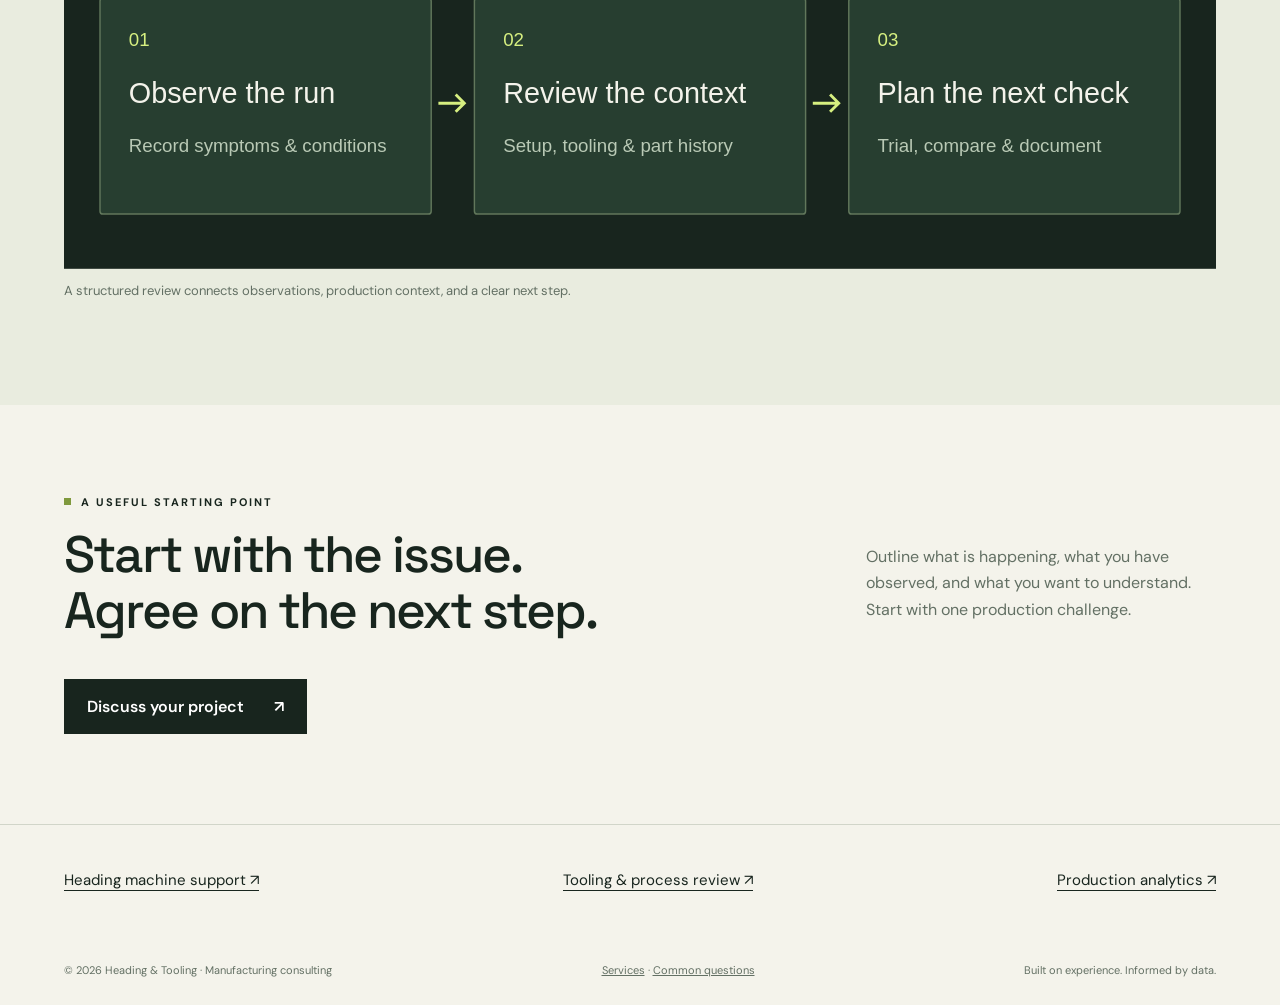
<file: heading-support.html>
<!doctype html>
<html lang="en"><head><meta charset="utf-8"><meta name="viewport" content="width=device-width, initial-scale=1">
<title>Heading machine support | Heading &amp; Tooling</title><meta name="description" content="Explore setup review, recurring production interruptions, and structured troubleshooting for heading operations.">
<link rel="canonical" href="https://andmedina.github.io/heading-tooling-consulting/heading-support.html"><meta property="og:type" content="website"><meta property="og:title" content="Heading machine support | Heading &amp; Tooling"><meta property="og:description" content="Explore setup review, recurring production interruptions, and structured troubleshooting for heading operations."><meta property="og:url" content="https://andmedina.github.io/heading-tooling-consulting/heading-support.html"><meta property="og:image" content="https://andmedina.github.io/heading-tooling-consulting/assets/share-card.png"><meta property="og:image:width" content="1200"><meta property="og:image:height" content="630"><meta property="og:image:alt" content="Heading and Tooling: manufacturing consulting for fastener production"><meta name="twitter:card" content="summary_large_image"><meta name="theme-color" content="#18251e"><link rel="icon" type="image/svg+xml" href="assets/favicon.svg"><link rel="stylesheet" href="assets/site.css"></head><body><a class="skip-link" href="#main">Skip to content</a><header><a class="brand" href="index.html" aria-label="Heading and Tooling home"><span class="mark" aria-hidden="true">↗</span><span>HEADING &amp; TOOLING<span style="display:block;font-size:9px;letter-spacing:3px;margin-top:3px">MANUFACTURING CONSULTING</span></span></a><nav aria-label="Main navigation"><a href="index.html#services">Expertise</a><a href="index.html#approach">Our approach</a><a href="data-analytics.html">Production analytics</a><a class="button" href="index.html#contact">Explore a project <span aria-hidden="true">↗</span></a></nav></header><main id="main"><div class="detail-hero"><a class="breadcrumb" href="index.html#services">← All expertise</a><div class="eyebrow">01 / Manufacturing consulting</div><h1>Heading machine support</h1><p class="lead">A practical investigation starts with the machine, the part, and what the operators observe. We help organize that picture into checks your team can act on.</p><a class="button dark" href="#example">Explore our approach <span aria-hidden="true">↓</span></a></div><section><div class="detail-grid"><div><div class="eyebrow">Where we can help</div><h2>Turn recurring symptoms<br>into a structured review.</h2><ul class="problem-list"><li><strong>Repeated interruptions</strong><span>Bring together stop descriptions, run conditions, and restart observations to see which questions need attention first.</span></li><li><strong>Inconsistent part formation</strong><span>Review available part observations alongside setup and tooling context, rather than assuming a single cause from the symptom.</span></li><li><strong>Difficult changeovers or restarts</strong><span>Identify gaps in setup notes and checks that make it harder to compare one run with the next.</span></li></ul></div><aside class="deliverable"><span class="num">PRACTICAL OUTPUTS</span><h3>What a focused engagement can include</h3><ol><li>A concise description of the problem and its operating context.</li><li>A prioritized list of checks and information gaps.</li><li>A proposed trial plan, with responsibilities and review points.</li><li>A setup or restart checklist tailored to the agreed scope.</li></ol><p class="section-note">The exact scope and deliverables are agreed around the machine, part, and production challenge.</p></aside></div></section><section class="example" id="example"><span class="badge">Our approach in practice</span><h2>When the same stop keeps returning</h2><p class="section-note">When an interruption keeps returning, the first task is to establish when it happens and what changes around it. The next step is a focused check and a consistent way to record and compare the result.</p><svg class="diagram" viewBox="0 0 800 220" xmlns="http://www.w3.org/2000/svg" role="img" aria-label="Review sequence"><rect width="800" height="220" fill="#18251e"/><rect x="25" y="32" width="230" height="150" rx="2" fill="#273e30" stroke="#61775b"/><text x="45" y="65" fill="#d6ef80" font-family="Arial" font-size="13">01</text><text x="45" y="105" fill="#f4f3eb" font-family="Arial" font-size="20">Observe the run</text><text x="45" y="139" fill="#b9c9b5" font-family="Arial" font-size="13">Record symptoms &amp; conditions</text><path d="M260 105h18m-6-6 6 6-6 6" fill="none" stroke="#d6ef80" stroke-width="2"/><rect x="285" y="32" width="230" height="150" rx="2" fill="#273e30" stroke="#61775b"/><text x="305" y="65" fill="#d6ef80" font-family="Arial" font-size="13">02</text><text x="305" y="105" fill="#f4f3eb" font-family="Arial" font-size="20">Review the context</text><text x="305" y="139" fill="#b9c9b5" font-family="Arial" font-size="13">Setup, tooling &amp; part history</text><path d="M520 105h18m-6-6 6 6-6 6" fill="none" stroke="#d6ef80" stroke-width="2"/><rect x="545" y="32" width="230" height="150" rx="2" fill="#273e30" stroke="#61775b"/><text x="565" y="65" fill="#d6ef80" font-family="Arial" font-size="13">03</text><text x="565" y="105" fill="#f4f3eb" font-family="Arial" font-size="20">Plan the next check</text><text x="565" y="139" fill="#b9c9b5" font-family="Arial" font-size="13">Trial, compare &amp; document</text></svg><p class="diagram-caption">A structured review connects observations, production context, and a clear next step.</p></section><section><div class="section-top"><div><div class="eyebrow">A useful starting point</div><h2>Start with the issue.<br>Agree on the next step.</h2></div><p>Outline what is happening, what you have observed, and what you want to understand. Start with one production challenge.</p></div><a class="button dark" href="index.html#contact">Discuss your project <span aria-hidden="true">↗</span></a></section></main><nav class="related" aria-label="Related expertise"><a href="heading-support.html">Heading machine support ↗</a><a href="tooling-review.html">Tooling &amp; process review ↗</a><a href="data-analytics.html">Production analytics ↗</a></nav><footer><span>© 2026 Heading &amp; Tooling · Manufacturing consulting</span><span><a href="index.html#services">Services</a> · <a href="index.html#faq">Common questions</a></span><span>Built on experience. Informed by data.</span></footer></body></html>
</file>
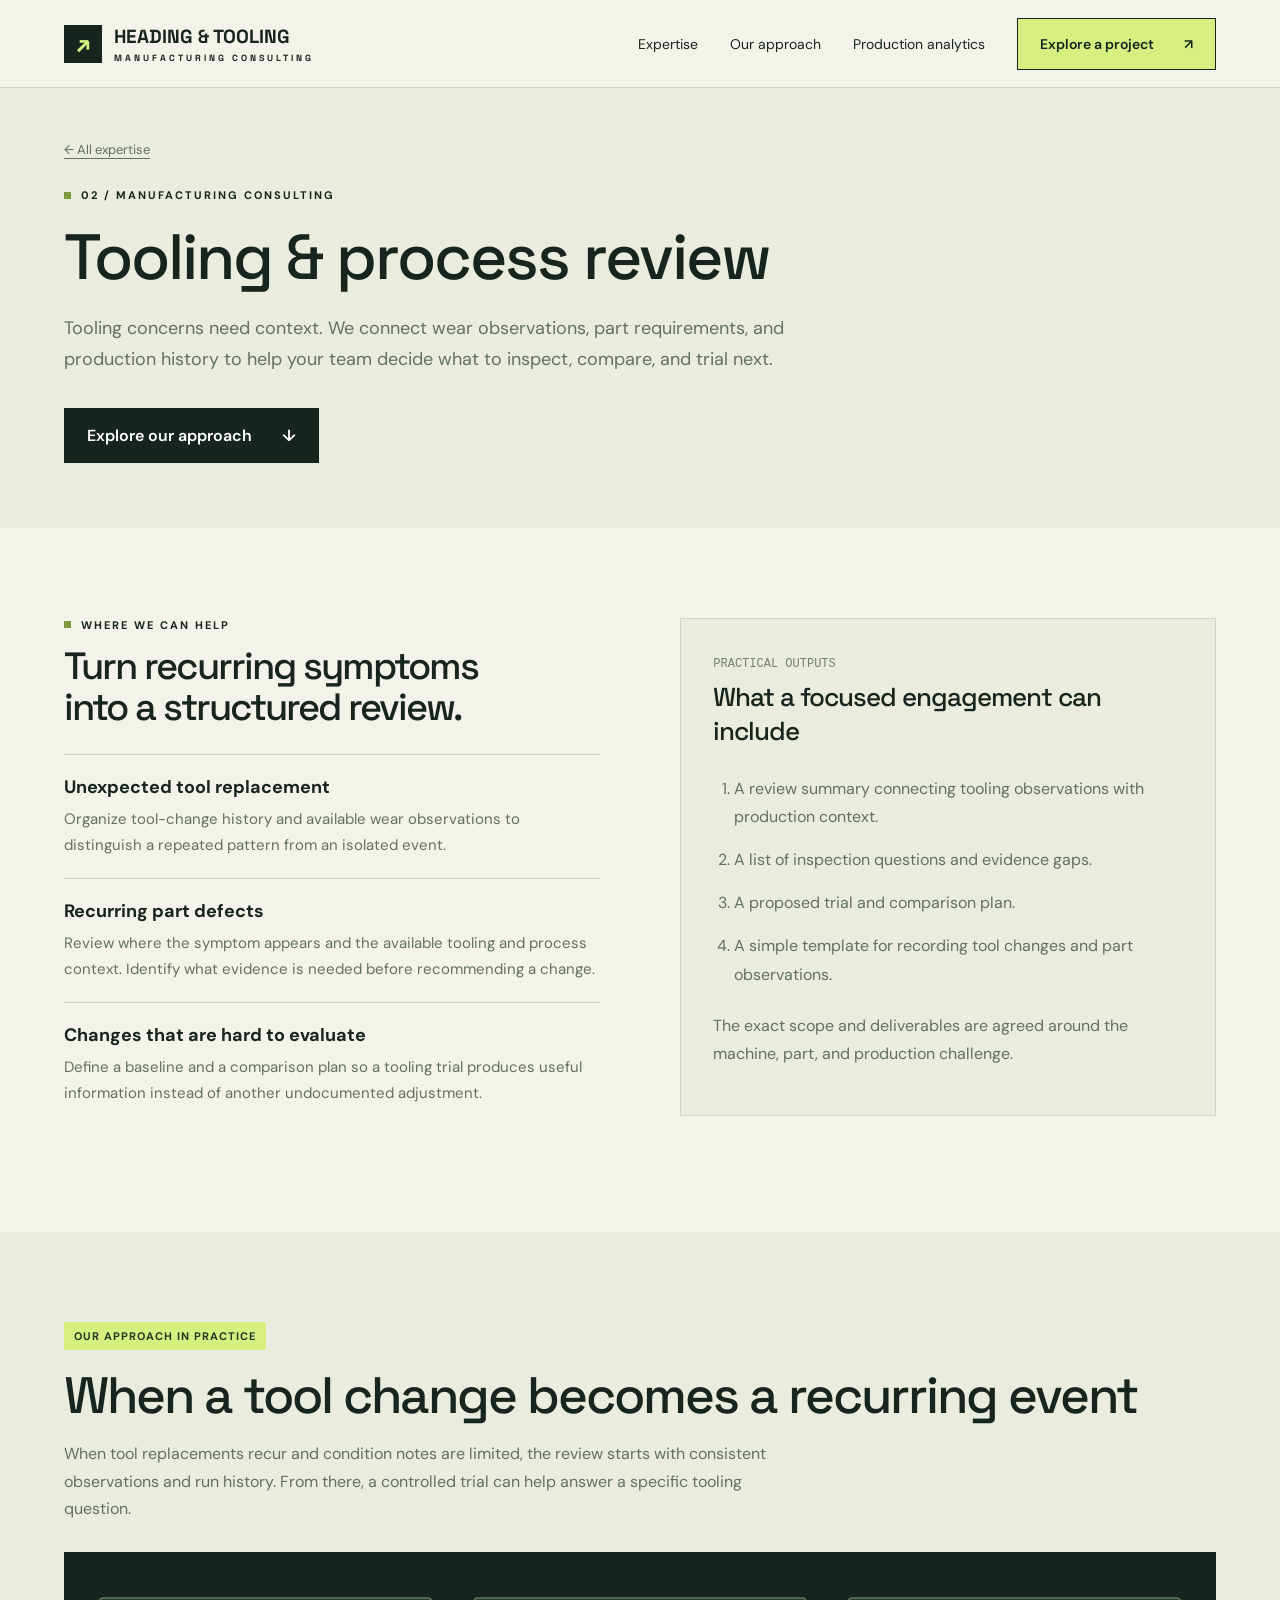
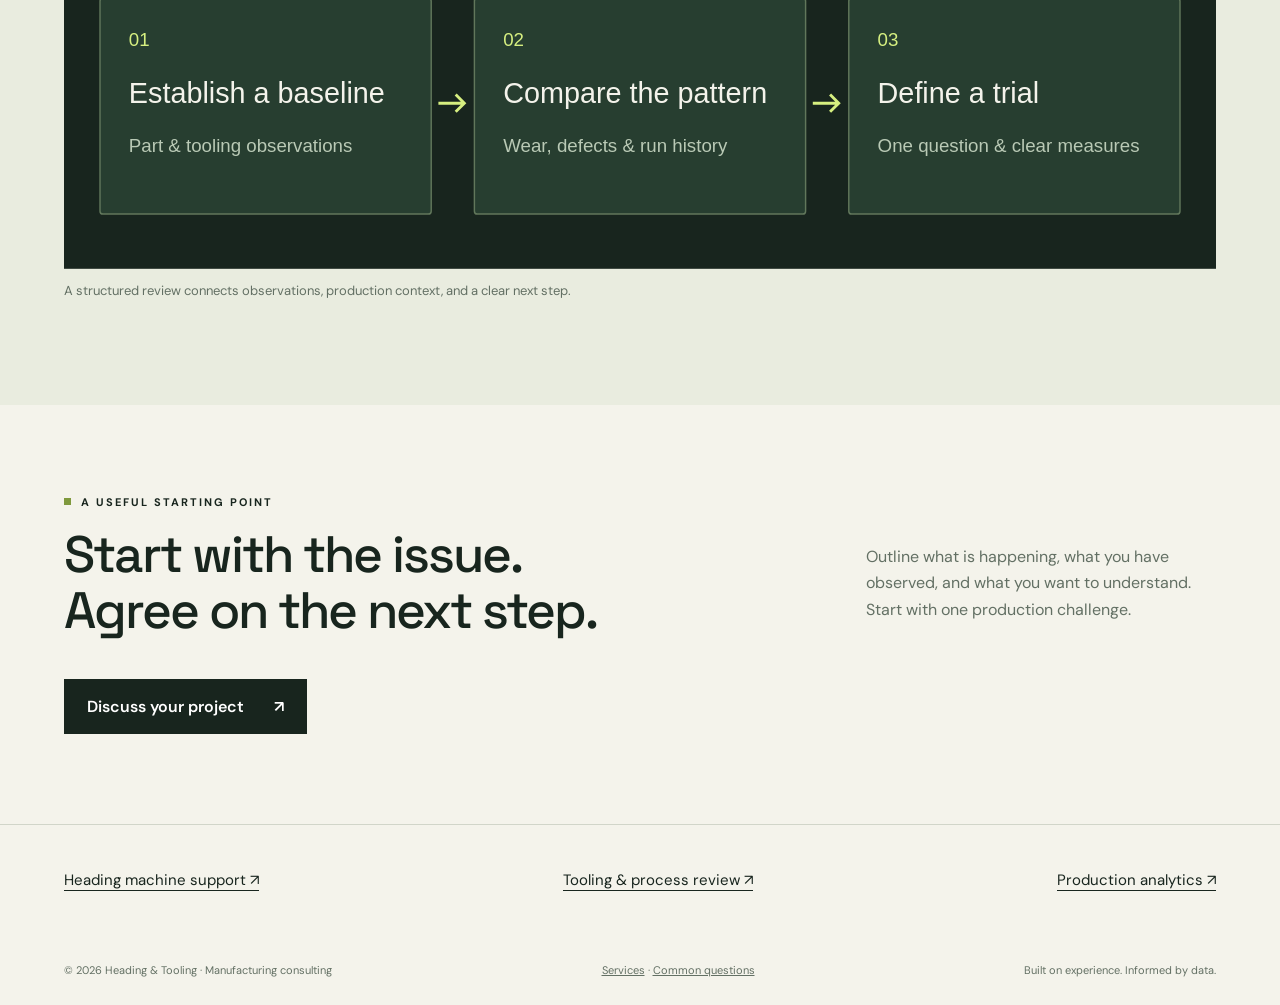
<file: tooling-review.html>
<!doctype html>
<html lang="en"><head><meta charset="utf-8"><meta name="viewport" content="width=device-width, initial-scale=1">
<title>Tooling &amp; process review | Heading &amp; Tooling</title><meta name="description" content="Explore recurring tooling wear, part defects, and a structured approach to tooling and forming-process investigations.">
<link rel="canonical" href="https://andmedina.github.io/heading-tooling-consulting/tooling-review.html"><meta property="og:type" content="website"><meta property="og:title" content="Tooling &amp; process review | Heading &amp; Tooling"><meta property="og:description" content="Explore recurring tooling wear, part defects, and a structured approach to tooling and forming-process investigations."><meta property="og:url" content="https://andmedina.github.io/heading-tooling-consulting/tooling-review.html"><meta property="og:image" content="https://andmedina.github.io/heading-tooling-consulting/assets/share-card.png"><meta property="og:image:width" content="1200"><meta property="og:image:height" content="630"><meta property="og:image:alt" content="Heading and Tooling: manufacturing consulting for fastener production"><meta name="twitter:card" content="summary_large_image"><meta name="theme-color" content="#18251e"><link rel="icon" type="image/svg+xml" href="assets/favicon.svg"><link rel="stylesheet" href="assets/site.css"></head><body><a class="skip-link" href="#main">Skip to content</a><header><a class="brand" href="index.html" aria-label="Heading and Tooling home"><span class="mark" aria-hidden="true">↗</span><span>HEADING &amp; TOOLING<span style="display:block;font-size:9px;letter-spacing:3px;margin-top:3px">MANUFACTURING CONSULTING</span></span></a><nav aria-label="Main navigation"><a href="index.html#services">Expertise</a><a href="index.html#approach">Our approach</a><a href="data-analytics.html">Production analytics</a><a class="button" href="index.html#contact">Explore a project <span aria-hidden="true">↗</span></a></nav></header><main id="main"><div class="detail-hero"><a class="breadcrumb" href="index.html#services">← All expertise</a><div class="eyebrow">02 / Manufacturing consulting</div><h1>Tooling &amp; process review</h1><p class="lead">Tooling concerns need context. We connect wear observations, part requirements, and production history to help your team decide what to inspect, compare, and trial next.</p><a class="button dark" href="#example">Explore our approach <span aria-hidden="true">↓</span></a></div><section><div class="detail-grid"><div><div class="eyebrow">Where we can help</div><h2>Turn recurring symptoms<br>into a structured review.</h2><ul class="problem-list"><li><strong>Unexpected tool replacement</strong><span>Organize tool-change history and available wear observations to distinguish a repeated pattern from an isolated event.</span></li><li><strong>Recurring part defects</strong><span>Review where the symptom appears and the available tooling and process context. Identify what evidence is needed before recommending a change.</span></li><li><strong>Changes that are hard to evaluate</strong><span>Define a baseline and a comparison plan so a tooling trial produces useful information instead of another undocumented adjustment.</span></li></ul></div><aside class="deliverable"><span class="num">PRACTICAL OUTPUTS</span><h3>What a focused engagement can include</h3><ol><li>A review summary connecting tooling observations with production context.</li><li>A list of inspection questions and evidence gaps.</li><li>A proposed trial and comparison plan.</li><li>A simple template for recording tool changes and part observations.</li></ol><p class="section-note">The exact scope and deliverables are agreed around the machine, part, and production challenge.</p></aside></div></section><section class="example" id="example"><span class="badge">Our approach in practice</span><h2>When a tool change becomes a recurring event</h2><p class="section-note">When tool replacements recur and condition notes are limited, the review starts with consistent observations and run history. From there, a controlled trial can help answer a specific tooling question.</p><svg class="diagram" viewBox="0 0 800 220" xmlns="http://www.w3.org/2000/svg" role="img" aria-label="Review sequence"><rect width="800" height="220" fill="#18251e"/><rect x="25" y="32" width="230" height="150" rx="2" fill="#273e30" stroke="#61775b"/><text x="45" y="65" fill="#d6ef80" font-family="Arial" font-size="13">01</text><text x="45" y="105" fill="#f4f3eb" font-family="Arial" font-size="20">Establish a baseline</text><text x="45" y="139" fill="#b9c9b5" font-family="Arial" font-size="13">Part &amp; tooling observations</text><path d="M260 105h18m-6-6 6 6-6 6" fill="none" stroke="#d6ef80" stroke-width="2"/><rect x="285" y="32" width="230" height="150" rx="2" fill="#273e30" stroke="#61775b"/><text x="305" y="65" fill="#d6ef80" font-family="Arial" font-size="13">02</text><text x="305" y="105" fill="#f4f3eb" font-family="Arial" font-size="20">Compare the pattern</text><text x="305" y="139" fill="#b9c9b5" font-family="Arial" font-size="13">Wear, defects &amp; run history</text><path d="M520 105h18m-6-6 6 6-6 6" fill="none" stroke="#d6ef80" stroke-width="2"/><rect x="545" y="32" width="230" height="150" rx="2" fill="#273e30" stroke="#61775b"/><text x="565" y="65" fill="#d6ef80" font-family="Arial" font-size="13">03</text><text x="565" y="105" fill="#f4f3eb" font-family="Arial" font-size="20">Define a trial</text><text x="565" y="139" fill="#b9c9b5" font-family="Arial" font-size="13">One question &amp; clear measures</text></svg><p class="diagram-caption">A structured review connects observations, production context, and a clear next step.</p></section><section><div class="section-top"><div><div class="eyebrow">A useful starting point</div><h2>Start with the issue.<br>Agree on the next step.</h2></div><p>Outline what is happening, what you have observed, and what you want to understand. Start with one production challenge.</p></div><a class="button dark" href="index.html#contact">Discuss your project <span aria-hidden="true">↗</span></a></section></main><nav class="related" aria-label="Related expertise"><a href="heading-support.html">Heading machine support ↗</a><a href="tooling-review.html">Tooling &amp; process review ↗</a><a href="data-analytics.html">Production analytics ↗</a></nav><footer><span>© 2026 Heading &amp; Tooling · Manufacturing consulting</span><span><a href="index.html#services">Services</a> · <a href="index.html#faq">Common questions</a></span><span>Built on experience. Informed by data.</span></footer></body></html>
</file>
<file: assets/site.css>
@import url('https://fonts.googleapis.com/css2?family=DM+Sans:wght@400;500;600;700&family=Space+Grotesk:wght@400;500;600;700&display=swap');
:root{--ink:#18251e;--paper:#f4f3eb;--lime:#d6ef80;--line:#d1d5c9;--muted:#637064}*{box-sizing:border-box}html{scroll-behavior:smooth;scroll-padding-top:95px}body{margin:0;background:var(--paper);color:var(--ink);font:16px 'DM Sans',Arial,sans-serif}a{color:inherit;text-decoration:none}button,input,select,textarea{font:inherit}header{height:88px;border-bottom:1px solid var(--line);display:flex;align-items:center;justify-content:space-between;padding:0 5%;background:var(--paper);position:sticky;top:0;z-index:10}.brand{display:flex;align-items:center;gap:12px;font:700 19px 'Space Grotesk',Arial}.mark{background:var(--ink);color:var(--lime);width:38px;height:38px;display:grid;place-items:center;font-size:24px}nav{display:flex;align-items:center;gap:32px;font-size:14px}.button{display:inline-flex;align-items:center;justify-content:space-between;gap:30px;background:var(--lime);border:1px solid var(--ink);padding:16px 22px;font-weight:600;cursor:pointer}.button.dark{background:var(--ink);color:white}.eyebrow{text-transform:uppercase;font-size:11px;letter-spacing:2px;font-weight:700;display:flex;gap:10px;align-items:center}.eyebrow:before{content:'';width:7px;height:7px;background:#7f993d}main{overflow:hidden}.hero{display:grid;grid-template-columns:1.05fr 1fr;min-height:670px}.intro{padding:74px 8% 60px 9.5%}h1,h2,h3{font-family:'Space Grotesk',Arial;letter-spacing:-2px;font-weight:500}h1{font-size:clamp(48px,5.3vw,82px);line-height:1.04;margin:28px 0}h1 em{font-style:normal;color:#6e845b}.intro p{color:var(--muted);max-width:420px;line-height:1.7;margin:0 0 32px}.hero-art{position:relative;background:#22342b;display:flex;align-items:center;justify-content:center;min-height:560px;overflow:hidden}.hero-art:before{content:'';position:absolute;inset:0;background:linear-gradient(120deg,transparent,#0b1715aa),repeating-linear-gradient(0deg,transparent,transparent 49px,#fff1 50px),repeating-linear-gradient(90deg,transparent,transparent 49px,#fff1 50px)}.technical{width:90%;max-width:600px;position:relative;display:block;height:auto;filter:drop-shadow(8px 18px 12px #0006)}.art-label{position:absolute;left:30px;bottom:30px;color:#c9d7c4;font-size:10px;letter-spacing:1.5px;line-height:1.8}.art-tag{position:absolute;top:30px;right:30px;border:1px solid #738778;color:#d6ef80;padding:9px 13px;font:11px monospace}.strip{display:grid;grid-template-columns:repeat(3,1fr);border-top:1px solid var(--line);border-bottom:1px solid var(--line);padding:25px 5%;gap:24px}.strip div{display:flex;align-items:center;gap:16px;font-size:13px}.strip b{font:500 26px 'Space Grotesk';white-space:nowrap}.strip span{color:var(--muted)}section{padding:90px 5%}.section-top{display:flex;justify-content:space-between;gap:30px;align-items:end;margin-bottom:40px}h2{font-size:clamp(36px,4vw,54px);line-height:1.1;margin:18px 0 0}.section-top p{max-width:350px;color:var(--muted);line-height:1.65}.services{display:grid;grid-template-columns:repeat(3,1fr);border:1px solid var(--line)}.service{padding:32px;min-height:290px}.service+.service{border-left:1px solid var(--line)}.num{font:12px monospace;color:#76836b}.service h3{font-size:26px;letter-spacing:-1px;margin:38px 0 16px}.service p{color:var(--muted);font-size:14px;line-height:1.7}.service small{font-size:11px;text-transform:uppercase;letter-spacing:1px}.process{background:var(--ink);color:var(--paper);display:grid;grid-template-columns:1fr 1.2fr;gap:10%}.process h2{max-width:380px}.process .eyebrow{color:var(--lime)}.steps article{display:grid;grid-template-columns:40px 1fr;border-top:1px solid #506052;padding:24px 0;gap:24px}.steps h3{margin:0 0 8px;font-size:24px;letter-spacing:-.5px}.steps p{color:#b3c0b5;line-height:1.65;font-size:14px;margin:0}.steps .num{color:var(--lime)}.team-grid{display:grid;grid-template-columns:1fr 1fr;gap:26px}.person{border-top:1px solid var(--ink);padding:25px 0;display:grid;grid-template-columns:74px 1fr;gap:24px}.avatar{height:74px;background:#e1e6d5;display:grid;place-items:center;font:26px 'Space Grotesk'}.person h3{font-size:25px;letter-spacing:-.7px;margin:0 0 8px}.person .role{font-size:11px;letter-spacing:1px;text-transform:uppercase;color:#6e845b}.person p{color:var(--muted);line-height:1.7;font-size:14px;max-width:440px}.contact{background:#e5e9da;display:grid;grid-template-columns:1fr 1fr;gap:10%}.contact p{color:var(--muted);line-height:1.7;max-width:380px}.form-grid{display:grid;grid-template-columns:1fr 1fr;gap:20px}label{display:block;font-size:12px;font-weight:600}input,select,textarea{display:block;width:100%;border:0;border-bottom:1px solid #99a68c;background:transparent;border-radius:0;padding:12px 0;color:var(--ink);outline-offset:4px}textarea{min-height:90px;resize:vertical}.full{grid-column:1/-1}form .button{margin-top:22px}#status{font-size:13px;line-height:1.6}footer{padding:28px 5%;display:flex;justify-content:space-between;font-size:11px;color:var(--muted)}.note{font-size:11px!important;color:#64715a!important}.menu{display:none} @media(max-width:760px){header{height:74px}.brand{font-size:16px}nav{gap:14px}nav a:not(.button){display:none}nav .button{padding:12px;font-size:12px}.hero{grid-template-columns:1fr}.intro{padding:48px 6%}.hero-art{min-height:360px}.strip{grid-template-columns:1fr;padding:24px 6%;gap:18px}.strip b{min-width:90px}section{padding:60px 6%}.section-top{display:block}.services{grid-template-columns:1fr}.service{min-height:230px}.service+.service{border-left:0;border-top:1px solid var(--line)}.service h3{margin-top:25px}.process,.contact{grid-template-columns:1fr;gap:40px}.team-grid{grid-template-columns:1fr}footer{gap:20px;line-height:1.6}.person{grid-template-columns:55px 1fr}.avatar{height:55px}.form-grid{gap:15px}h1{font-size:56px}}

:root{color-scheme:light}a:focus-visible,button:focus-visible,summary:focus-visible{outline:3px solid #789343;outline-offset:5px}.skip-link{position:absolute;top:-100px;left:20px;background:var(--ink);color:white;padding:14px;z-index:100}.skip-link:focus{top:10px}.wrap{max-width:1440px;margin:0 auto}.section-top>div{max-width:760px}.service{display:flex;flex-direction:column}.service h3{margin-top:25px}.service p{margin:0 0 16px}.service ul{font-size:14px;color:var(--muted);line-height:1.65;padding-left:18px;margin:0 0 24px}.text-link{font-weight:700;font-size:14px;text-decoration:underline;text-underline-offset:5px;display:inline-block;margin-top:auto;padding-top:14px}.text-link span{display:inline-block;margin-left:12px}.audience{padding:44px 5%;background:#e9ecdf;display:grid;grid-template-columns:1fr 1.4fr;gap:7%;align-items:start}.audience h2{font-size:30px;letter-spacing:-1px;margin-top:12px}.audience p{margin:0;color:var(--muted);line-height:1.75}.pill-row{display:flex;gap:10px;flex-wrap:wrap;margin-top:18px}.pill{border:1px solid #b3bdab;font-size:12px;padding:8px 12px}.section-note{color:var(--muted);line-height:1.7;max-width:720px}.example{background:#e9ecdf}.badge{display:inline-block;background:#d6ef80;color:#243820;padding:7px 10px;font-size:11px;letter-spacing:1px;font-weight:700;text-transform:uppercase}.example-grid{display:grid;grid-template-columns:repeat(3,1fr);gap:28px;margin:32px 0}.example-grid article{border-top:1px solid #9dab91;padding-top:20px}.example-grid h3{font-size:24px;letter-spacing:-.8px;margin:10px 0}.example-grid p{color:var(--muted);font-size:15px;line-height:1.7}.faq-grid{display:grid;grid-template-columns:.8fr 1.2fr;gap:8%}details{border-top:1px solid var(--line);padding:22px 0}details:last-child{border-bottom:1px solid var(--line)}summary{cursor:pointer;font-size:17px;font-weight:600;line-height:1.5;padding-right:12px}details p{line-height:1.75;color:var(--muted);font-size:15px;max-width:680px}.share{background:var(--ink);color:var(--paper);display:flex;align-items:center;justify-content:space-between;gap:40px;padding:55px 5%}.share h2{font-size:36px;margin:12px 0}.share p{color:#b7c6b8;line-height:1.7;max-width:540px}.share .eyebrow{color:var(--lime)}.share-actions{display:flex;gap:14px;flex-wrap:wrap}.share .button{font-size:14px;gap:14px}.share-status{min-height:24px;font-size:13px}.share-url{font-size:12px;word-break:break-all;text-decoration:underline;text-underline-offset:4px}.intro .note{max-width:450px}.detail-hero{padding:50px 5% 65px;background:#e9ecdf}.breadcrumb{display:inline-block;font-size:13px;color:var(--muted);margin-bottom:30px;text-decoration:underline;text-underline-offset:4px}.detail-hero h1{font-size:clamp(40px,5vw,70px);max-width:850px;margin:22px 0}.detail-hero .lead{max-width:760px;font-size:18px;line-height:1.75;color:var(--muted)}.detail-grid{display:grid;grid-template-columns:1fr 1fr;gap:7%}.detail-grid h2{font-size:38px;margin:14px 0 25px}.problem-list{padding:0;list-style:none}.problem-list li{padding:20px 0;border-top:1px solid var(--line)}.problem-list strong{display:block;font-size:18px;margin-bottom:8px}.problem-list span{display:block;color:var(--muted);line-height:1.7;font-size:15px}.deliverable{padding:32px;background:#e9ecdf;border:1px solid var(--line);align-self:start}.deliverable h3{font-size:26px;letter-spacing:-1px;margin:8px 0 20px}.deliverable ol{padding-left:21px;color:var(--muted);line-height:1.8}.deliverable li{padding:7px 0}.diagram{width:100%;display:block;max-height:360px;margin-top:30px}.diagram-caption{color:var(--muted);font-size:13px;line-height:1.6;margin-top:12px}.dashboard{padding:32px;background:#fff;border:1px solid var(--line);margin-top:30px}.dashboard-top{display:flex;justify-content:space-between;align-items:center;gap:20px;flex-wrap:wrap}.dashboard-top h3{font-size:24px;margin:10px 0;letter-spacing:-.7px}.dashboard-top p{font-size:13px;color:var(--muted);margin:0}.metric-buttons{display:flex;gap:8px;flex-wrap:wrap;margin:24px 0}.metric-buttons button{border:1px solid #aab6a1;background:white;padding:12px 18px;cursor:pointer;color:var(--ink)}.metric-buttons button[aria-pressed="true"]{background:var(--ink);color:var(--lime);border-color:var(--ink)}.metrics{display:grid;grid-template-columns:repeat(3,1fr);border:1px solid var(--line);margin:20px 0 30px}.metric{padding:22px}.metric+.metric{border-left:1px solid var(--line)}.metric span{display:block;color:var(--muted);font-size:12px;margin-bottom:10px}.metric strong{display:block;font:500 32px 'Space Grotesk',Arial;letter-spacing:-1px}.metric small{display:block;font-size:12px;color:var(--muted);margin-top:8px}.chart{width:100%;height:auto;display:block}.insight{background:#f0f3e7;padding:22px;margin-top:20px;border-left:3px solid #7e984c}.insight h4{margin:0 0 10px}.insight p{line-height:1.7;color:var(--muted);margin:0}.table-wrap{overflow:auto;margin-top:24px}table{border-collapse:collapse;width:100%;font-size:13px;text-align:left}th,td{border-bottom:1px solid var(--line);padding:12px;white-space:nowrap}th{font-weight:600;background:#f4f5ef}.table-wrap caption{text-align:left;padding:0 0 12px;color:var(--muted)}[hidden]{display:none!important}.related{padding:45px 5%;display:flex;justify-content:space-between;gap:24px;flex-wrap:wrap;border-top:1px solid var(--line)}.related a{font-size:15px;text-decoration:underline;text-underline-offset:5px}footer{flex-wrap:wrap;gap:16px}footer a{text-decoration:underline}.contact .note{max-width:440px}.art-tag{max-width:calc(100% - 48px);box-sizing:border-box}.detail-hero .button{margin-top:14px} .section-top h2{max-width:800px}
@media(max-width:1050px){nav{gap:18px}.service{padding:24px}.hero{min-height:600px}.intro{padding-top:55px}h1{font-size:60px}.section-top{align-items:start}.service h3{font-size:24px}.person h3{font-size:23px}}
@media(max-width:760px){.audience,.faq-grid,.detail-grid{grid-template-columns:1fr;gap:28px}.example-grid{grid-template-columns:1fr;gap:12px}.share{display:block}.share-actions{margin-top:25px}.detail-hero{padding:30px 6% 44px}.detail-hero h1{font-size:43px}.detail-grid h2{font-size:34px}.dashboard{padding:20px 14px}.metrics{grid-template-columns:1fr}.metric{padding:16px 20px}.metric+.metric{border-left:0;border-top:1px solid var(--line)}.metric strong{font-size:30px}.metric-buttons button{flex:1;padding:12px 9px;font-size:13px}.share h2{font-size:32px}.audience{padding:35px 6%}.detail-hero .lead{font-size:16px}.intro{padding:44px 6%}h1{font-size:clamp(40px,9vw,56px)}.hero-art{min-height:365px}.art-tag{font-size:9px;right:20px;top:22px}.art-label{left:22px;bottom:22px;font-size:9px}.services .service{min-height:0}.section-top p{max-width:100%}.strip b{min-width:100px}.form-grid{grid-template-columns:1fr}.person{gap:16px}.brand{font-size:14px}nav .button{font-size:11px;padding:11px}.share .button{width:100%;justify-content:center}section{padding:58px 6%}}
@media(prefers-reduced-motion:reduce){html{scroll-behavior:auto}}

.inquiry-preview{margin-top:20px;padding:22px;border:1px solid #99a68c;background:#f4f3eb}.inquiry-preview h3{font-size:22px;letter-spacing:-.5px;margin:0 0 16px}.inquiry-preview pre{font:14px/1.7 'DM Sans',Arial,sans-serif;white-space:pre-wrap;overflow-wrap:anywhere;margin:0;color:var(--ink)}

.edit-inquiry{border:0;background:transparent;color:var(--ink);cursor:pointer;padding:0;margin-top:20px;font:600 14px 'DM Sans',Arial,sans-serif}.inquiry-preview pre{padding-bottom:4px}.inquiry-preview .text-link{display:inline-block}
</file>
